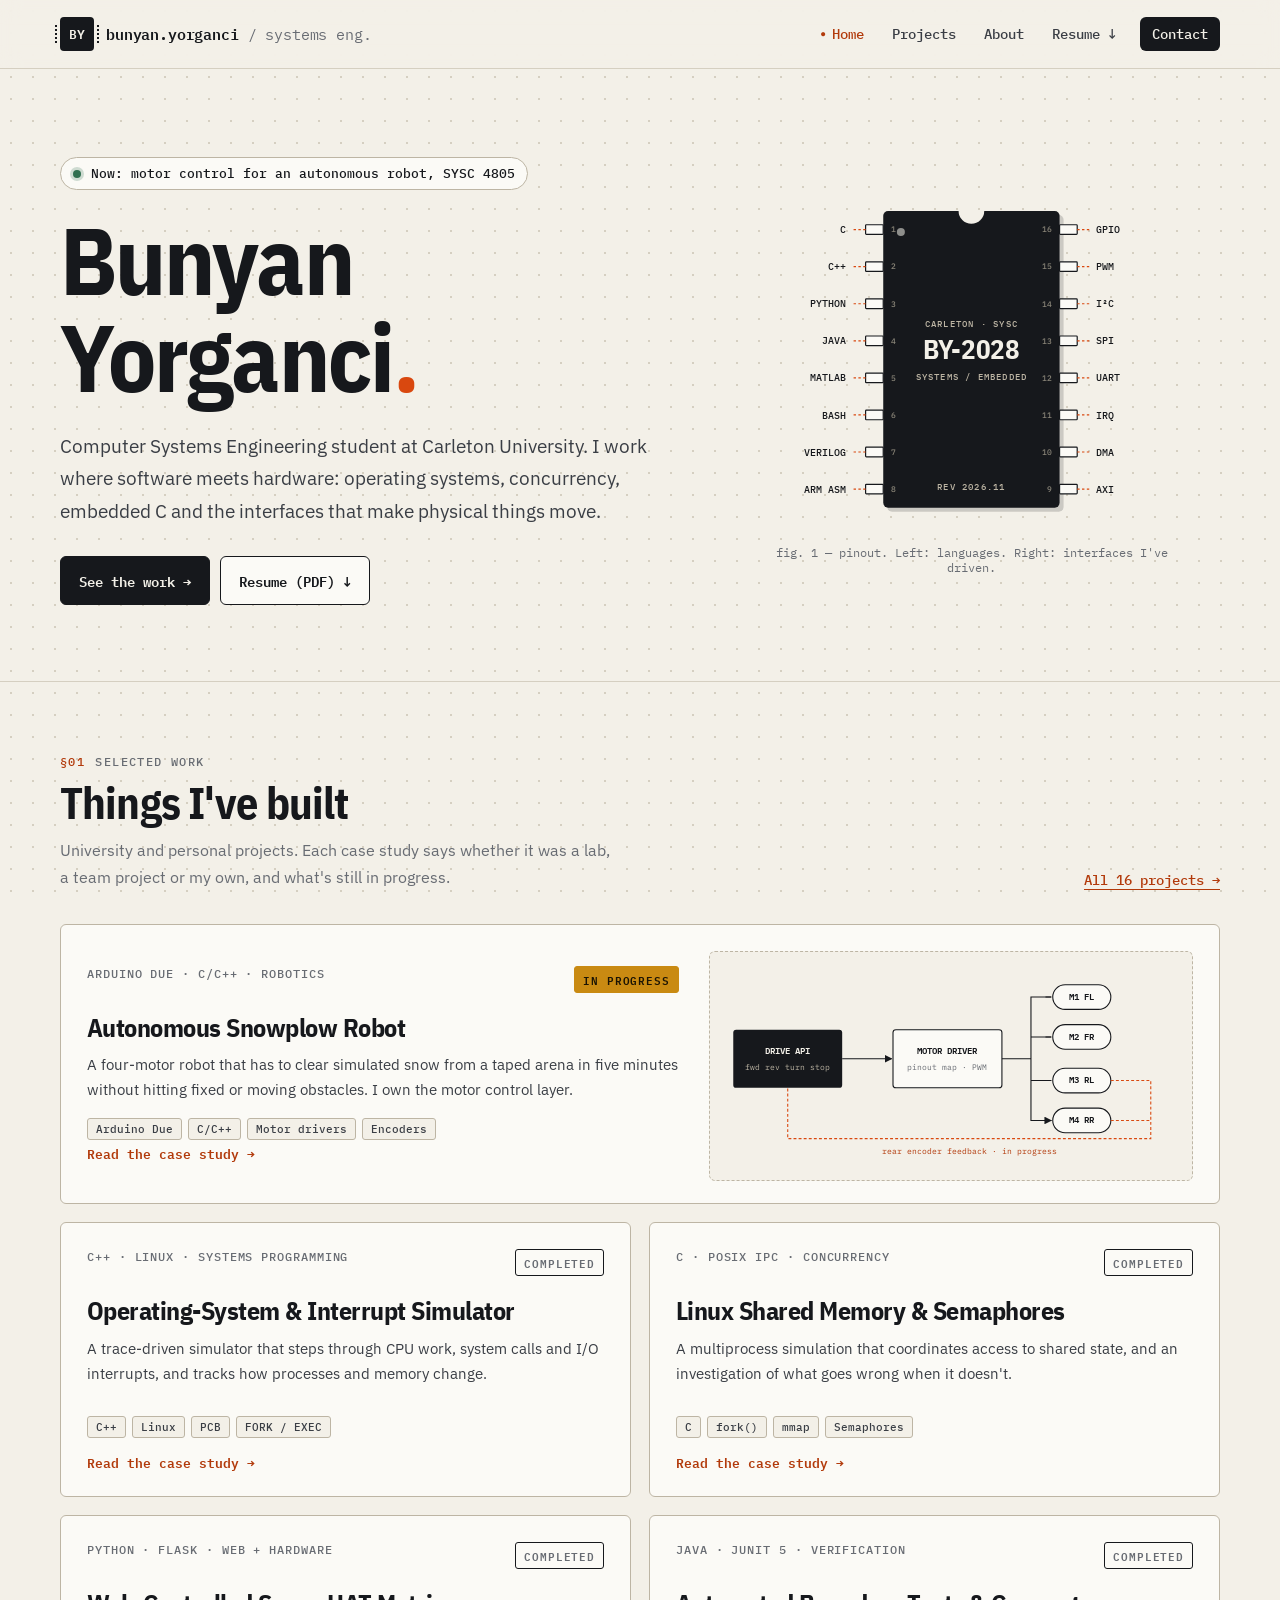
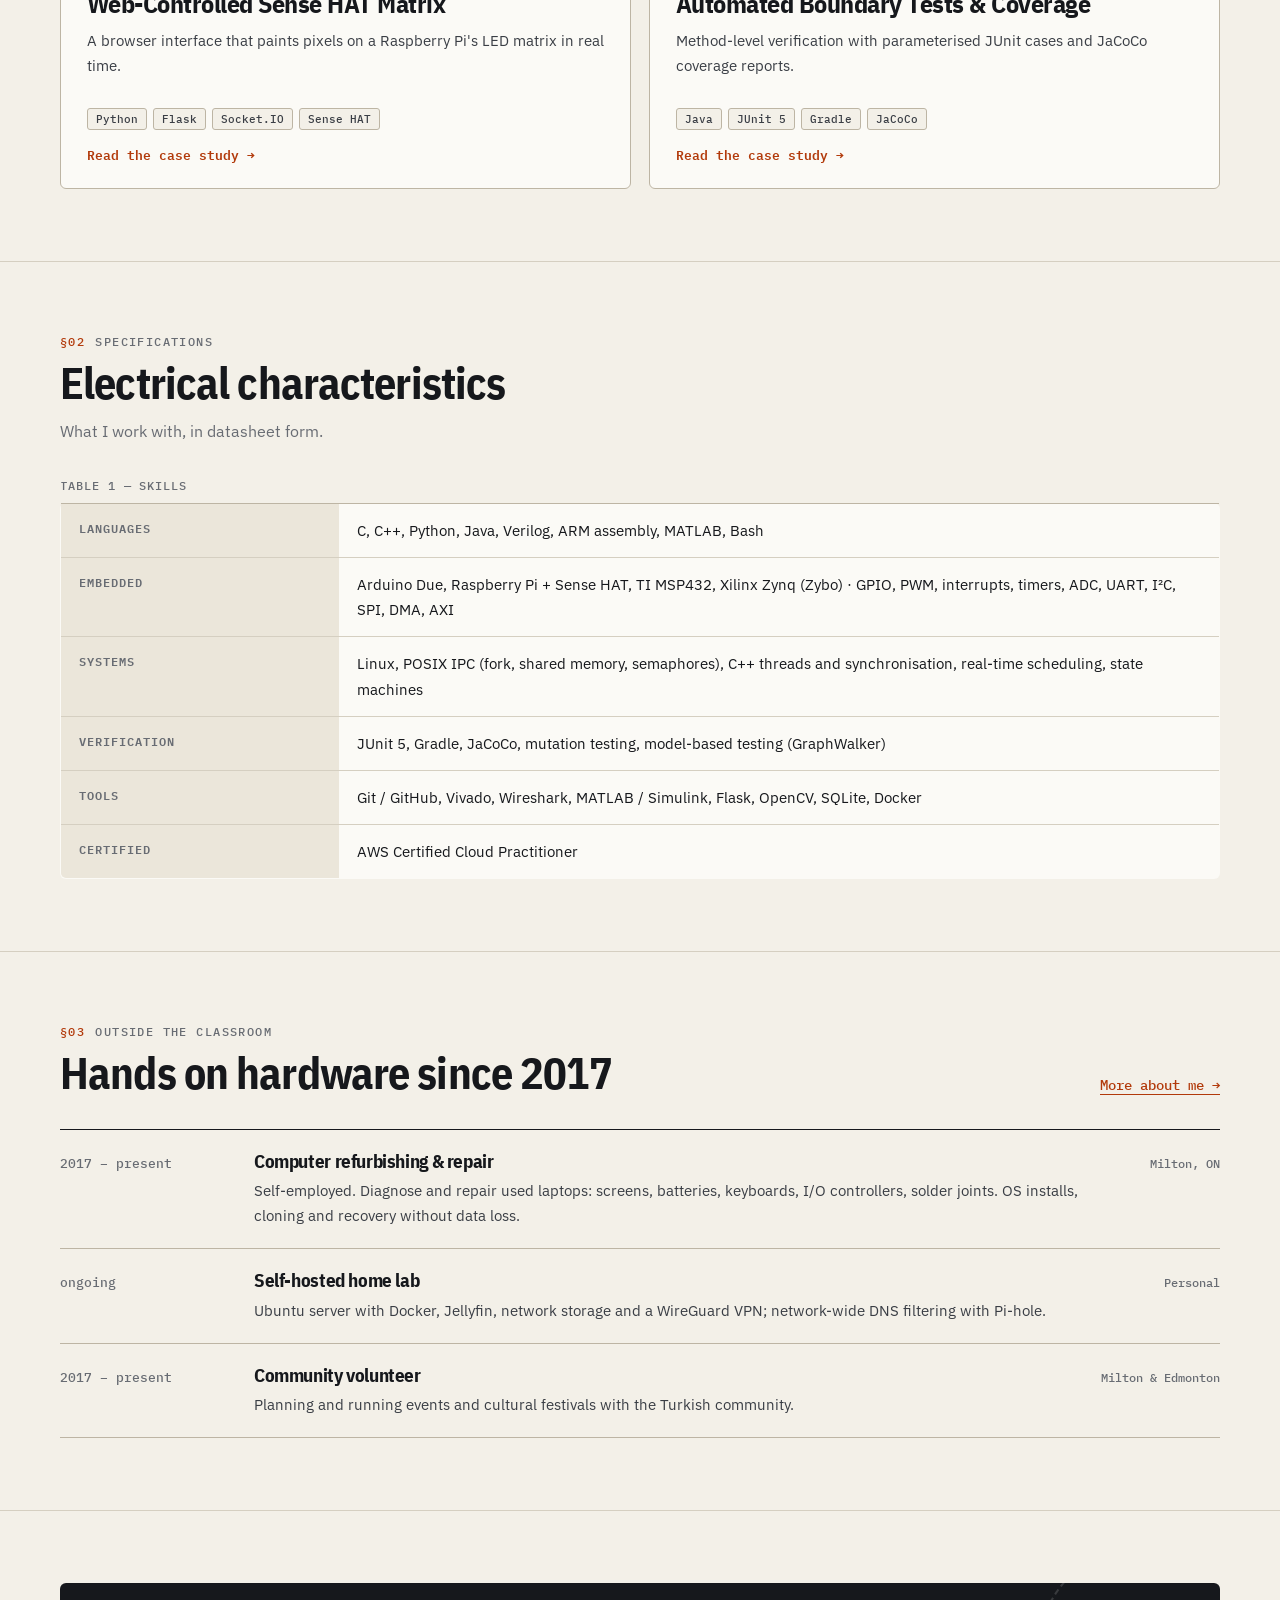
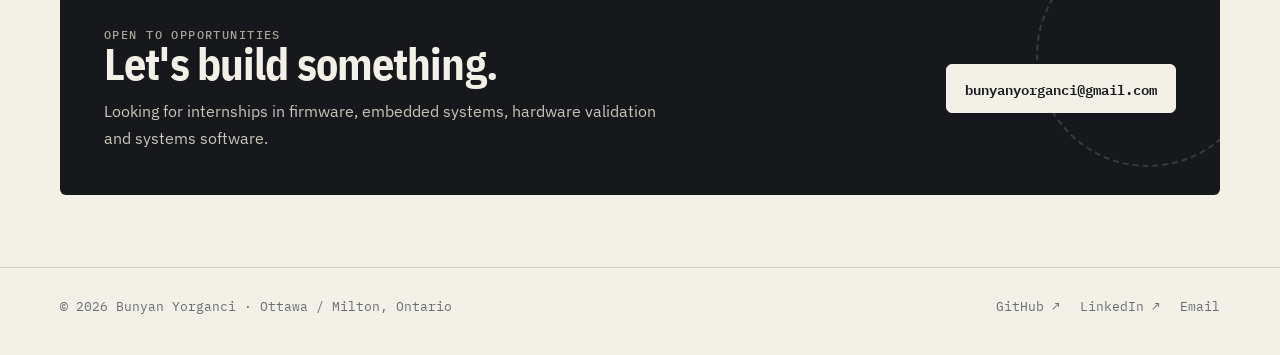
<file: index.html>
<!doctype html>
<html lang="en">
<head>
<meta charset="utf-8">
<meta name="viewport" content="width=device-width, initial-scale=1">
<meta name="theme-color" content="#f3f0e8">
<meta name="description" content="Computer Systems Engineering student at Carleton University: embedded C, operating systems, Linux concurrency, Raspberry Pi and Arduino hardware, and software verification.">
<meta property="og:type" content="website">
<meta property="og:title" content="Bunyan Yorganci | Embedded &amp; Systems Engineering">
<meta property="og:description" content="Computer Systems Engineering student at Carleton University: embedded C, operating systems, Linux concurrency, Raspberry Pi and Arduino hardware, and software verification.">
<title>Bunyan Yorganci | Embedded &amp; Systems Engineering</title>
<link rel="icon" href="data:image/svg+xml,%3Csvg xmlns='http://www.w3.org/2000/svg' viewBox='0 0 64 64'%3E%3Crect width='64' height='64' rx='8' fill='%2316181c'/%3E%3Ctext x='50%25' y='56%25' dominant-baseline='middle' text-anchor='middle' fill='%23f3f0e8' font-size='26' font-family='monospace' font-weight='600'%3EBY%3C/text%3E%3C/svg%3E">
<link rel="stylesheet" href="assets/css/portfolio.css">
</head>
<body>
<a class="skip" href="#main">Skip to content</a>
<header class="site-header"><div class="wrap header-inner">
<a class="wordmark" href="index.html" aria-label="Bunyan Yorganci, home"><span class="chip">BY</span><span>bunyan.yorganci <span class="sub">/ systems eng.</span></span></a>
<nav class="main-nav" aria-label="Main"><a href="index.html" aria-current="page">Home</a><a href="projects.html">Projects</a><a href="about.html">About</a><a href="assets/docs/Bunyan_Yorganci_Resume_Public.pdf" download>Resume ↓</a><a class="nav-cta" href="mailto:bunyanyorganci@gmail.com">Contact</a></nav>
</div></header>
<main id="main">

<section class="hero wrap">
  <div>
    <span class="status"><span class="led" aria-hidden="true"></span>Now: motor control for an autonomous robot, SYSC 4805</span>
    <h1>Bunyan<br>Yorganci<span class="hl">.</span></h1>
    <p class="lead">Computer Systems Engineering student at Carleton University. I work where software meets hardware: operating systems, concurrency, embedded C and the interfaces that make physical things move.</p>
    <div class="actions">
      <a class="btn btn-primary" href="projects.html">See the work →</a>
      <a class="btn btn-ghost" href="assets/docs/Bunyan_Yorganci_Resume_Public.pdf" download>Resume (PDF) ↓</a>
    </div>
  </div>
  <figure class="pinout" aria-label="Skills pinout"><svg viewBox="0 0 520 430" role="img" aria-labelledby="pin-t"><title id="pin-t">Skills drawn as a 16-pin chip: languages on the left pins, hardware interfaces on the right</title><style>.pl{font:500 13px "IBM Plex Mono",monospace;fill:#16181c}.pn{font:500 10px "IBM Plex Mono",monospace;fill:#686c73}.pin{fill:#fbfaf6;stroke:#16181c;stroke-width:1.5}.tr{stroke:#d9480f;stroke-width:1.5;fill:none;stroke-dasharray:3 3}.big{font:700 34px "IBM Plex Sans Condensed",sans-serif;fill:#f3f0e8;letter-spacing:-.5px}.sm{font:500 11px "IBM Plex Mono",monospace;fill:#bdb5a4;letter-spacing:1.5px}</style><rect x="155" y="35" width="220" height="370" rx="6" fill="#16181c" opacity=".18"/><rect x="150" y="30" width="220" height="370" rx="6" fill="#16181c"/><path d="M244.0 30 a16 16 0 0 0 32 0" fill="#f3f0e8"/><circle cx="172" cy="56" r="5" fill="#f3f0e8" opacity=".55"/><text class="sm" x="260.0" y="175.0" text-anchor="middle">CARLETON · SYSC</text><text class="big" x="260.0" y="215.0" text-anchor="middle">BY-2028</text><text class="sm" x="260.0" y="241.0" text-anchor="middle">SYSTEMS / EMBEDDED</text><text class="sm" x="260.0" y="378" text-anchor="middle">REV 2026.11</text><rect class="pin" x="128" y="47.125" width="22" height="12" rx="1"/><path class="tr" d="M128 53.125 H110"/><text class="pl" x="104" y="57.625" text-anchor="end">C</text><text class="pn" x="160" y="56.625" fill="#bdb5a4" style="fill:#8b8679">1</text><rect class="pin" x="128" y="93.375" width="22" height="12" rx="1"/><path class="tr" d="M128 99.375 H110"/><text class="pl" x="104" y="103.875" text-anchor="end">C++</text><text class="pn" x="160" y="102.875" fill="#bdb5a4" style="fill:#8b8679">2</text><rect class="pin" x="128" y="139.625" width="22" height="12" rx="1"/><path class="tr" d="M128 145.625 H110"/><text class="pl" x="104" y="150.125" text-anchor="end">PYTHON</text><text class="pn" x="160" y="149.125" fill="#bdb5a4" style="fill:#8b8679">3</text><rect class="pin" x="128" y="185.875" width="22" height="12" rx="1"/><path class="tr" d="M128 191.875 H110"/><text class="pl" x="104" y="196.375" text-anchor="end">JAVA</text><text class="pn" x="160" y="195.375" fill="#bdb5a4" style="fill:#8b8679">4</text><rect class="pin" x="128" y="232.125" width="22" height="12" rx="1"/><path class="tr" d="M128 238.125 H110"/><text class="pl" x="104" y="242.625" text-anchor="end">MATLAB</text><text class="pn" x="160" y="241.625" fill="#bdb5a4" style="fill:#8b8679">5</text><rect class="pin" x="128" y="278.375" width="22" height="12" rx="1"/><path class="tr" d="M128 284.375 H110"/><text class="pl" x="104" y="288.875" text-anchor="end">BASH</text><text class="pn" x="160" y="287.875" fill="#bdb5a4" style="fill:#8b8679">6</text><rect class="pin" x="128" y="324.625" width="22" height="12" rx="1"/><path class="tr" d="M128 330.625 H110"/><text class="pl" x="104" y="335.125" text-anchor="end">VERILOG</text><text class="pn" x="160" y="334.125" fill="#bdb5a4" style="fill:#8b8679">7</text><rect class="pin" x="128" y="370.875" width="22" height="12" rx="1"/><path class="tr" d="M128 376.875 H110"/><text class="pl" x="104" y="381.375" text-anchor="end">ARM ASM</text><text class="pn" x="160" y="380.375" fill="#bdb5a4" style="fill:#8b8679">8</text><rect class="pin" x="370" y="47.125" width="22" height="12" rx="1"/><path class="tr" d="M392 53.125 H410"/><text class="pl" x="416" y="57.625">GPIO</text><text class="pn" x="360" y="56.625" text-anchor="end" style="fill:#8b8679">16</text><rect class="pin" x="370" y="93.375" width="22" height="12" rx="1"/><path class="tr" d="M392 99.375 H410"/><text class="pl" x="416" y="103.875">PWM</text><text class="pn" x="360" y="102.875" text-anchor="end" style="fill:#8b8679">15</text><rect class="pin" x="370" y="139.625" width="22" height="12" rx="1"/><path class="tr" d="M392 145.625 H410"/><text class="pl" x="416" y="150.125">I²C</text><text class="pn" x="360" y="149.125" text-anchor="end" style="fill:#8b8679">14</text><rect class="pin" x="370" y="185.875" width="22" height="12" rx="1"/><path class="tr" d="M392 191.875 H410"/><text class="pl" x="416" y="196.375">SPI</text><text class="pn" x="360" y="195.375" text-anchor="end" style="fill:#8b8679">13</text><rect class="pin" x="370" y="232.125" width="22" height="12" rx="1"/><path class="tr" d="M392 238.125 H410"/><text class="pl" x="416" y="242.625">UART</text><text class="pn" x="360" y="241.625" text-anchor="end" style="fill:#8b8679">12</text><rect class="pin" x="370" y="278.375" width="22" height="12" rx="1"/><path class="tr" d="M392 284.375 H410"/><text class="pl" x="416" y="288.875">IRQ</text><text class="pn" x="360" y="287.875" text-anchor="end" style="fill:#8b8679">11</text><rect class="pin" x="370" y="324.625" width="22" height="12" rx="1"/><path class="tr" d="M392 330.625 H410"/><text class="pl" x="416" y="335.125">DMA</text><text class="pn" x="360" y="334.125" text-anchor="end" style="fill:#8b8679">10</text><rect class="pin" x="370" y="370.875" width="22" height="12" rx="1"/><path class="tr" d="M392 376.875 H410"/><text class="pl" x="416" y="381.375">AXI</text><text class="pn" x="360" y="380.375" text-anchor="end" style="fill:#8b8679">9</text></svg><figcaption class="caption">fig. 1 — pinout. Left: languages. Right: interfaces I've driven.</figcaption></figure>
</section>

<section class="section"><div class="wrap">
  <div class="section-head">
    <div><div class="eyebrow"><span class="ref">§01</span> selected work</div><h2>Things I've built</h2>
    <p>University and personal projects. Each case study says whether it was a lab, a team project or my own, and what's still in progress.</p></div>
    <a class="text-link" href="projects.html">All 16 projects →</a>
  </div>
  <div class="feature-grid">
    <article class="feature lead-card"><div><div class="meta"><span>Arduino Due · C/C++ · robotics</span><span class="badge wip">In progress</span></div><h3>Autonomous Snowplow Robot</h3><p>A four-motor robot that has to clear simulated snow from a taped arena in five minutes without hitting fixed or moving obstacles. I own the motor control layer.</p><div class="tags"><span class="tag">Arduino Due</span><span class="tag">C/C++</span><span class="tag">Motor drivers</span><span class="tag">Encoders</span></div><span class="go">Read the case study</span><a class="cover" href="projects.html#robot" aria-label="Autonomous Snowplow Robot case study"></a></div><div class="figure-box"><svg viewBox="0 0 620 270" role="img" aria-label="Motor control interface: drive commands go to a motor-driver layer that runs four motors; rear encoders feed back, still in progress"><style>.b{fill:#fbfaf6;stroke:#16181c;stroke-width:1.5}.k{fill:#16181c}.t{font:600 13px "IBM Plex Mono",monospace;fill:#16181c}.s{font:400 11px "IBM Plex Mono",monospace;fill:#686c73}.w{font:600 13px "IBM Plex Mono",monospace;fill:#f3f0e8}.a{stroke:#16181c;stroke-width:1.5;fill:none}.o{stroke:#d9480f;stroke-width:1.5;fill:none;stroke-dasharray:4 3}.os{font:400 11px "IBM Plex Mono",monospace;fill:#b23a0b}</style><defs><marker id="ah" viewBox="0 0 10 10" refX="9" refY="5" markerWidth="7" markerHeight="7" orient="auto"><path d="M0 0L10 5L0 10z" fill="#16181c"/></marker></defs><rect class="k" x="10" y="85" width="150" height="80" rx="4"/><text class="w" x="85" y="118" text-anchor="middle">DRIVE API</text><text class="s" x="85" y="140" text-anchor="middle" style="fill:#bdb5a4">fwd rev turn stop</text><path class="a" d="M160 125H228" marker-end="url(#ah)"/><rect class="b" x="230" y="85" width="150" height="80" rx="4"/><text class="t" x="305" y="118" text-anchor="middle">MOTOR DRIVER</text><text class="s" x="305" y="140" text-anchor="middle">pinout map · PWM</text><path class="a" d="M380 125H420V40H448M420 125V95H448M420 125V155H448M420 125V210H448" /><path class="a" d="M440 40H448M440 95H448M440 155H448M440 210H448" marker-end="url(#ah)"/><rect class="b" x="450" y="23" width="80" height="34" rx="17"/><text class="t" x="490" y="44" text-anchor="middle">M1 FL</text><rect class="b" x="450" y="78" width="80" height="34" rx="17"/><text class="t" x="490" y="99" text-anchor="middle">M2 FR</text><rect class="b" x="450" y="138" width="80" height="34" rx="17"/><text class="t" x="490" y="159" text-anchor="middle">M3 RL</text><rect class="b" x="450" y="193" width="80" height="34" rx="17"/><text class="t" x="490" y="214" text-anchor="middle">M4 RR</text><path class="o" d="M530 155H585V235H85V165"/><path class="o" d="M530 210H585"/><text class="os" x="335" y="256" text-anchor="middle">rear encoder feedback · in progress</text></svg></div></article>
    <article class="feature"><div class="meta"><span>C++ · Linux · systems programming</span><span class="badge done">Completed</span></div><h3>Operating-System &amp; Interrupt Simulator</h3><p>A trace-driven simulator that steps through CPU work, system calls and I/O interrupts, and tracks how processes and memory change.</p><div class="tags"><span class="tag">C++</span><span class="tag">Linux</span><span class="tag">PCB</span><span class="tag">FORK / EXEC</span></div><span class="go">Read the case study</span><a class="cover" href="projects.html#os" aria-label="Operating-System &amp; Interrupt Simulator case study"></a></article>
    <article class="feature"><div class="meta"><span>C · POSIX IPC · concurrency</span><span class="badge done">Completed</span></div><h3>Linux Shared Memory &amp; Semaphores</h3><p>A multiprocess simulation that coordinates access to shared state, and an investigation of what goes wrong when it doesn&#x27;t.</p><div class="tags"><span class="tag">C</span><span class="tag">fork()</span><span class="tag">mmap</span><span class="tag">Semaphores</span></div><span class="go">Read the case study</span><a class="cover" href="projects.html#ipc" aria-label="Linux Shared Memory &amp; Semaphores case study"></a></article>
    <article class="feature"><div class="meta"><span>Python · Flask · web + hardware</span><span class="badge done">Completed</span></div><h3>Web-Controlled Sense HAT Matrix</h3><p>A browser interface that paints pixels on a Raspberry Pi&#x27;s LED matrix in real time.</p><div class="tags"><span class="tag">Python</span><span class="tag">Flask</span><span class="tag">Socket.IO</span><span class="tag">Sense HAT</span></div><span class="go">Read the case study</span><a class="cover" href="projects.html#sensehat" aria-label="Web-Controlled Sense HAT Matrix case study"></a></article>
    <article class="feature"><div class="meta"><span>Java · JUnit 5 · verification</span><span class="badge done">Completed</span></div><h3>Automated Boundary Tests &amp; Coverage</h3><p>Method-level verification with parameterised JUnit cases and JaCoCo coverage reports.</p><div class="tags"><span class="tag">Java</span><span class="tag">JUnit 5</span><span class="tag">Gradle</span><span class="tag">JaCoCo</span></div><span class="go">Read the case study</span><a class="cover" href="projects.html#testing" aria-label="Automated Boundary Tests &amp; Coverage case study"></a></article>
  </div>
</div></section>

<section class="section"><div class="wrap">
  <div class="section-head"><div><div class="eyebrow"><span class="ref">§02</span> specifications</div><h2>Electrical characteristics</h2>
  <p>What I work with, in datasheet form.</p></div></div>
  <table class="spec">
    <caption>Table 1 — skills</caption>
    <tr><th scope="row">Languages</th><td>C, C++, Python, Java, Verilog, ARM assembly, MATLAB, Bash</td></tr>
    <tr><th scope="row">Embedded</th><td>Arduino Due, Raspberry Pi + Sense HAT, TI MSP432, Xilinx Zynq (Zybo) · GPIO, PWM, interrupts, timers, ADC, UART, I²C, SPI, DMA, AXI</td></tr>
    <tr><th scope="row">Systems</th><td>Linux, POSIX IPC (fork, shared memory, semaphores), C++ threads and synchronisation, real-time scheduling, state machines</td></tr>
    <tr><th scope="row">Verification</th><td>JUnit 5, Gradle, JaCoCo, mutation testing, model-based testing (GraphWalker)</td></tr>
    <tr><th scope="row">Tools</th><td>Git / GitHub, Vivado, Wireshark, MATLAB / Simulink, Flask, OpenCV, SQLite, Docker</td></tr>
    <tr><th scope="row">Certified</th><td>AWS Certified Cloud Practitioner</td></tr>
  </table>
</div></section>

<section class="section"><div class="wrap">
  <div class="section-head"><div><div class="eyebrow"><span class="ref">§03</span> outside the classroom</div><h2>Hands on hardware since 2017</h2></div>
  <a class="text-link" href="about.html">More about me →</a></div>
  <div class="rows">
    <div class="row"><span class="when">2017 – present</span><div><h3>Computer refurbishing &amp; repair</h3><p>Self-employed. Diagnose and repair used laptops: screens, batteries, keyboards, I/O controllers, solder joints. OS installs, cloning and recovery without data loss.</p></div><span class="where">Milton, ON</span></div>
    <div class="row"><span class="when">ongoing</span><div><h3>Self-hosted home lab</h3><p>Ubuntu server with Docker, Jellyfin, network storage and a WireGuard VPN; network-wide DNS filtering with Pi-hole.</p></div><span class="where">Personal</span></div>
    <div class="row"><span class="when">2017 – present</span><div><h3>Community volunteer</h3><p>Planning and running events and cultural festivals with the Turkish community.</p></div><span class="where">Milton &amp; Edmonton</span></div>
  </div>
</div></section>


<section class="section"><div class="wrap"><div class="callout">
  <div><div class="eyebrow">open to opportunities</div><h2>Let's build something.</h2><p>Looking for internships in firmware, embedded systems, hardware validation and systems software.</p></div>
  <a class="btn" href="mailto:bunyanyorganci@gmail.com">bunyanyorganci@gmail.com</a>
</div></div></section>

</main>
<footer class="footer"><div class="wrap footer-inner">
<span>© 2026 Bunyan Yorganci · Ottawa / Milton, Ontario</span>
<div class="footer-links"><a href="https://github.com/Yorganci" target="_blank" rel="noopener noreferrer">GitHub ↗</a><a href="https://www.linkedin.com/in/bunyan-yorganci-326a1a2a9/" target="_blank" rel="noopener noreferrer">LinkedIn ↗</a><a href="mailto:bunyanyorganci@gmail.com">Email</a></div>
</div></footer>

</body>
</html>
</file>
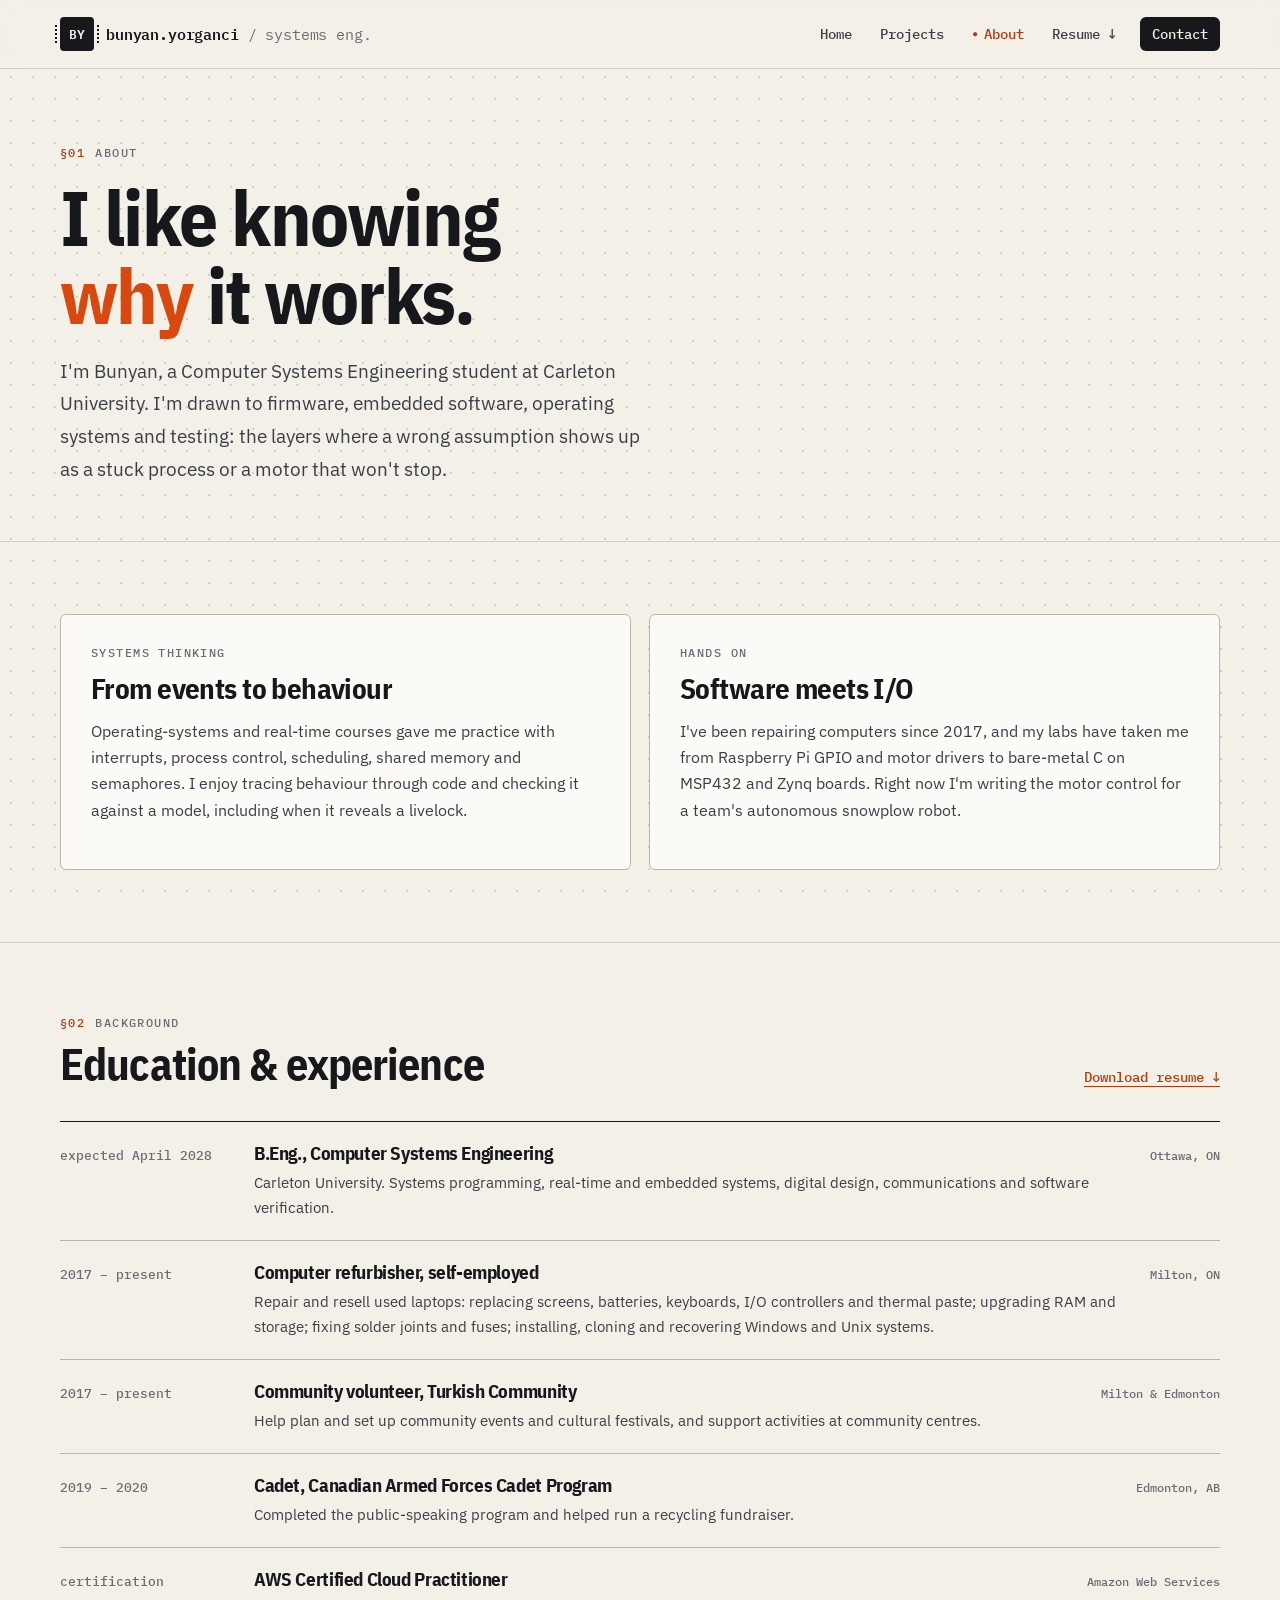
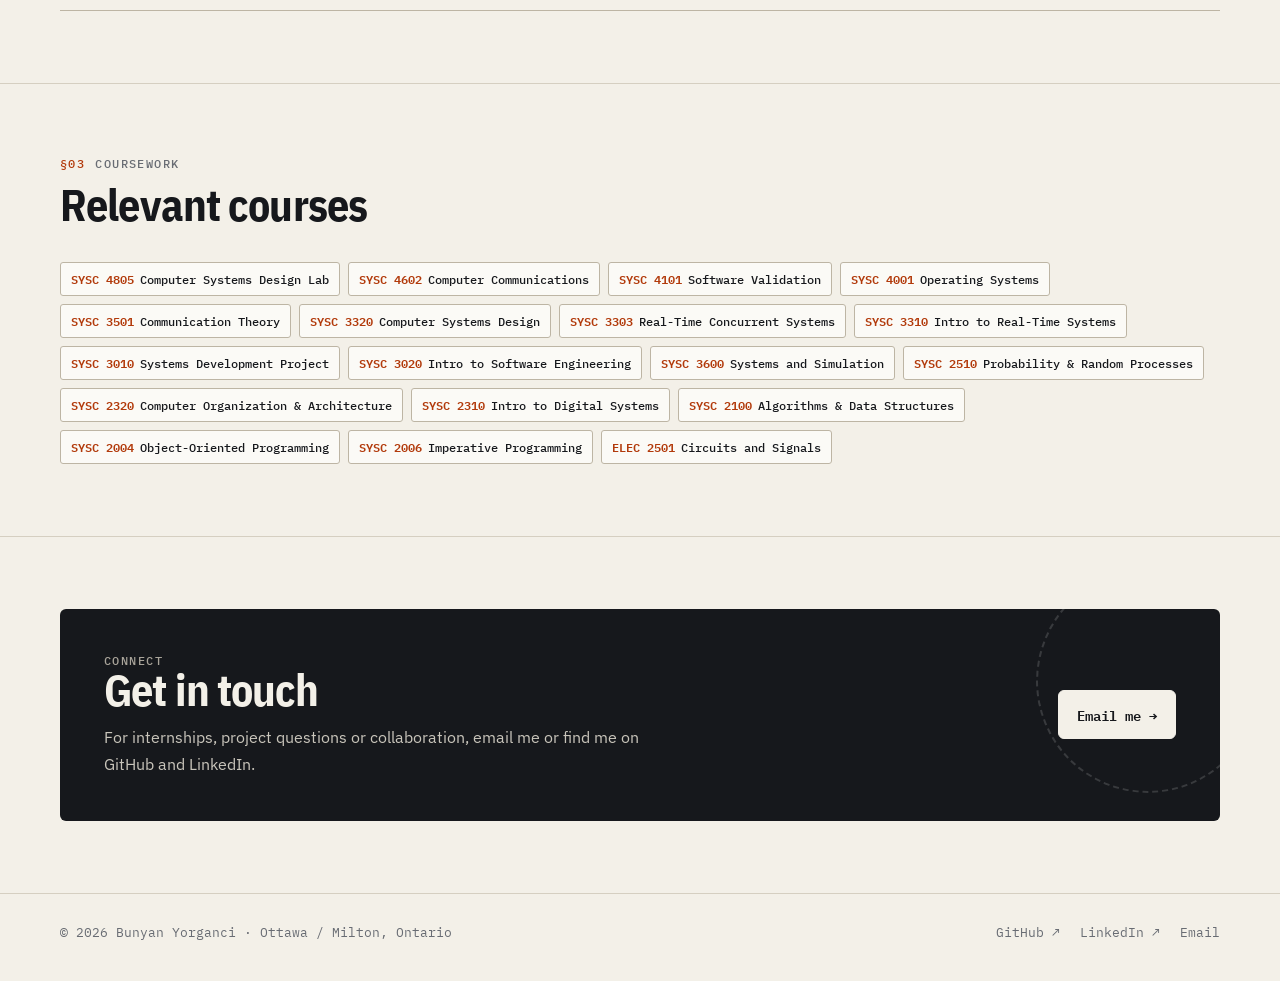
<file: about.html>
<!doctype html>
<html lang="en">
<head>
<meta charset="utf-8">
<meta name="viewport" content="width=device-width, initial-scale=1">
<meta name="theme-color" content="#f3f0e8">
<meta name="description" content="About Bunyan Yorganci, a Computer Systems Engineering student at Carleton University interested in firmware, embedded systems, operating systems and verification.">
<meta property="og:type" content="website">
<meta property="og:title" content="About | Bunyan Yorganci">
<meta property="og:description" content="About Bunyan Yorganci, a Computer Systems Engineering student at Carleton University interested in firmware, embedded systems, operating systems and verification.">
<title>About | Bunyan Yorganci</title>
<link rel="icon" href="data:image/svg+xml,%3Csvg xmlns='http://www.w3.org/2000/svg' viewBox='0 0 64 64'%3E%3Crect width='64' height='64' rx='8' fill='%2316181c'/%3E%3Ctext x='50%25' y='56%25' dominant-baseline='middle' text-anchor='middle' fill='%23f3f0e8' font-size='26' font-family='monospace' font-weight='600'%3EBY%3C/text%3E%3C/svg%3E">
<link rel="stylesheet" href="assets/css/portfolio.css">
</head>
<body>
<a class="skip" href="#main">Skip to content</a>
<header class="site-header"><div class="wrap header-inner">
<a class="wordmark" href="index.html" aria-label="Bunyan Yorganci, home"><span class="chip">BY</span><span>bunyan.yorganci <span class="sub">/ systems eng.</span></span></a>
<nav class="main-nav" aria-label="Main"><a href="index.html">Home</a><a href="projects.html">Projects</a><a href="about.html" aria-current="page">About</a><a href="assets/docs/Bunyan_Yorganci_Resume_Public.pdf" download>Resume ↓</a><a class="nav-cta" href="mailto:bunyanyorganci@gmail.com">Contact</a></nav>
</div></header>
<main id="main">

<section class="page-intro wrap">
  <div class="eyebrow"><span class="ref">§01</span> about</div>
  <h1>I like knowing<br><span class="hl">why</span> it works.</h1>
  <p class="lead">I'm Bunyan, a Computer Systems Engineering student at Carleton University. I'm drawn to firmware, embedded software, operating systems and testing: the layers where a wrong assumption shows up as a stuck process or a motor that won't stop.</p>
</section>

<section class="section"><div class="wrap two-col">
  <div class="panel"><div class="eyebrow">systems thinking</div><h2>From events to behaviour</h2>
    <p>Operating-systems and real-time courses gave me practice with interrupts, process control, scheduling, shared memory and semaphores. I enjoy tracing behaviour through code and checking it against a model, including when it reveals a livelock.</p></div>
  <div class="panel"><div class="eyebrow">hands on</div><h2>Software meets I/O</h2>
    <p>I've been repairing computers since 2017, and my labs have taken me from Raspberry Pi GPIO and motor drivers to bare-metal C on MSP432 and Zynq boards. Right now I'm writing the motor control for a team's autonomous snowplow robot.</p></div>
</div></section>

<section class="section"><div class="wrap">
  <div class="section-head"><div><div class="eyebrow"><span class="ref">§02</span> background</div><h2>Education &amp; experience</h2></div>
  <a class="text-link" href="assets/docs/Bunyan_Yorganci_Resume_Public.pdf" download>Download resume ↓</a></div>
  <div class="rows">
    <div class="row"><span class="when">expected April 2028</span><div><h3>B.Eng., Computer Systems Engineering</h3><p>Carleton University. Systems programming, real-time and embedded systems, digital design, communications and software verification.</p></div><span class="where">Ottawa, ON</span></div>
    <div class="row"><span class="when">2017 – present</span><div><h3>Computer refurbisher, self-employed</h3><p>Repair and resell used laptops: replacing screens, batteries, keyboards, I/O controllers and thermal paste; upgrading RAM and storage; fixing solder joints and fuses; installing, cloning and recovering Windows and Unix systems.</p></div><span class="where">Milton, ON</span></div>
    <div class="row"><span class="when">2017 – present</span><div><h3>Community volunteer, Turkish Community</h3><p>Help plan and set up community events and cultural festivals, and support activities at community centres.</p></div><span class="where">Milton &amp; Edmonton</span></div>
    <div class="row"><span class="when">2019 – 2020</span><div><h3>Cadet, Canadian Armed Forces Cadet Program</h3><p>Completed the public-speaking program and helped run a recycling fundraiser.</p></div><span class="where">Edmonton, AB</span></div>
    <div class="row"><span class="when">certification</span><div><h3>AWS Certified Cloud Practitioner</h3></div><span class="where">Amazon Web Services</span></div>
  </div>
</div></section>

<section class="section"><div class="wrap">
  <div class="section-head"><div><div class="eyebrow"><span class="ref">§03</span> coursework</div><h2>Relevant courses</h2></div></div>
  <div class="course-cloud"><span class="course"><b>SYSC 4805</b>Computer Systems Design Lab</span><span class="course"><b>SYSC 4602</b>Computer Communications</span><span class="course"><b>SYSC 4101</b>Software Validation</span><span class="course"><b>SYSC 4001</b>Operating Systems</span><span class="course"><b>SYSC 3501</b>Communication Theory</span><span class="course"><b>SYSC 3320</b>Computer Systems Design</span><span class="course"><b>SYSC 3303</b>Real-Time Concurrent Systems</span><span class="course"><b>SYSC 3310</b>Intro to Real-Time Systems</span><span class="course"><b>SYSC 3010</b>Systems Development Project</span><span class="course"><b>SYSC 3020</b>Intro to Software Engineering</span><span class="course"><b>SYSC 3600</b>Systems and Simulation</span><span class="course"><b>SYSC 2510</b>Probability &amp; Random Processes</span><span class="course"><b>SYSC 2320</b>Computer Organization &amp; Architecture</span><span class="course"><b>SYSC 2310</b>Intro to Digital Systems</span><span class="course"><b>SYSC 2100</b>Algorithms &amp; Data Structures</span><span class="course"><b>SYSC 2004</b>Object-Oriented Programming</span><span class="course"><b>SYSC 2006</b>Imperative Programming</span><span class="course"><b>ELEC 2501</b>Circuits and Signals</span></div>
</div></section>

<section class="section"><div class="wrap"><div class="callout">
  <div><div class="eyebrow">connect</div><h2>Get in touch</h2><p>For internships, project questions or collaboration, email me or find me on GitHub and LinkedIn.</p></div>
  <a class="btn" href="mailto:bunyanyorganci@gmail.com">Email me →</a>
</div></div></section>

</main>
<footer class="footer"><div class="wrap footer-inner">
<span>© 2026 Bunyan Yorganci · Ottawa / Milton, Ontario</span>
<div class="footer-links"><a href="https://github.com/Yorganci" target="_blank" rel="noopener noreferrer">GitHub ↗</a><a href="https://www.linkedin.com/in/bunyan-yorganci-326a1a2a9/" target="_blank" rel="noopener noreferrer">LinkedIn ↗</a><a href="mailto:bunyanyorganci@gmail.com">Email</a></div>
</div></footer>

</body>
</html>
</file>
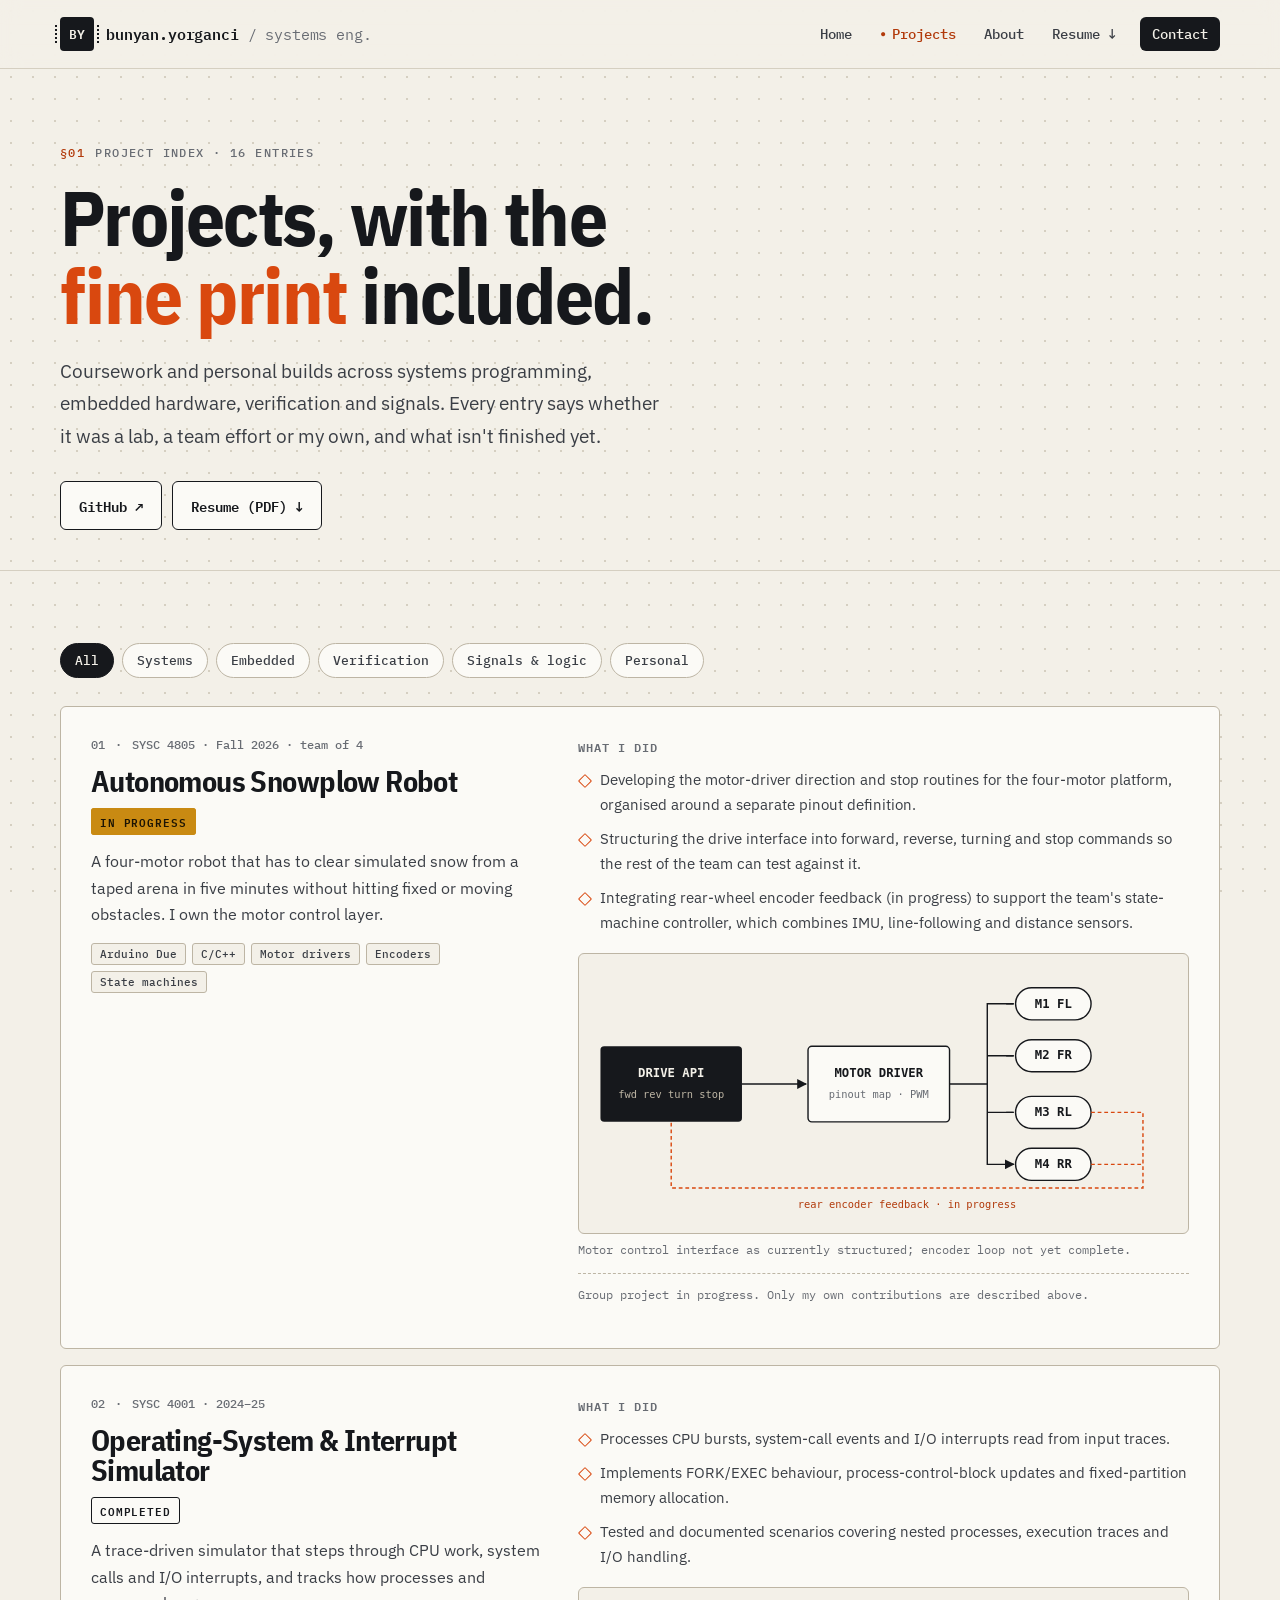
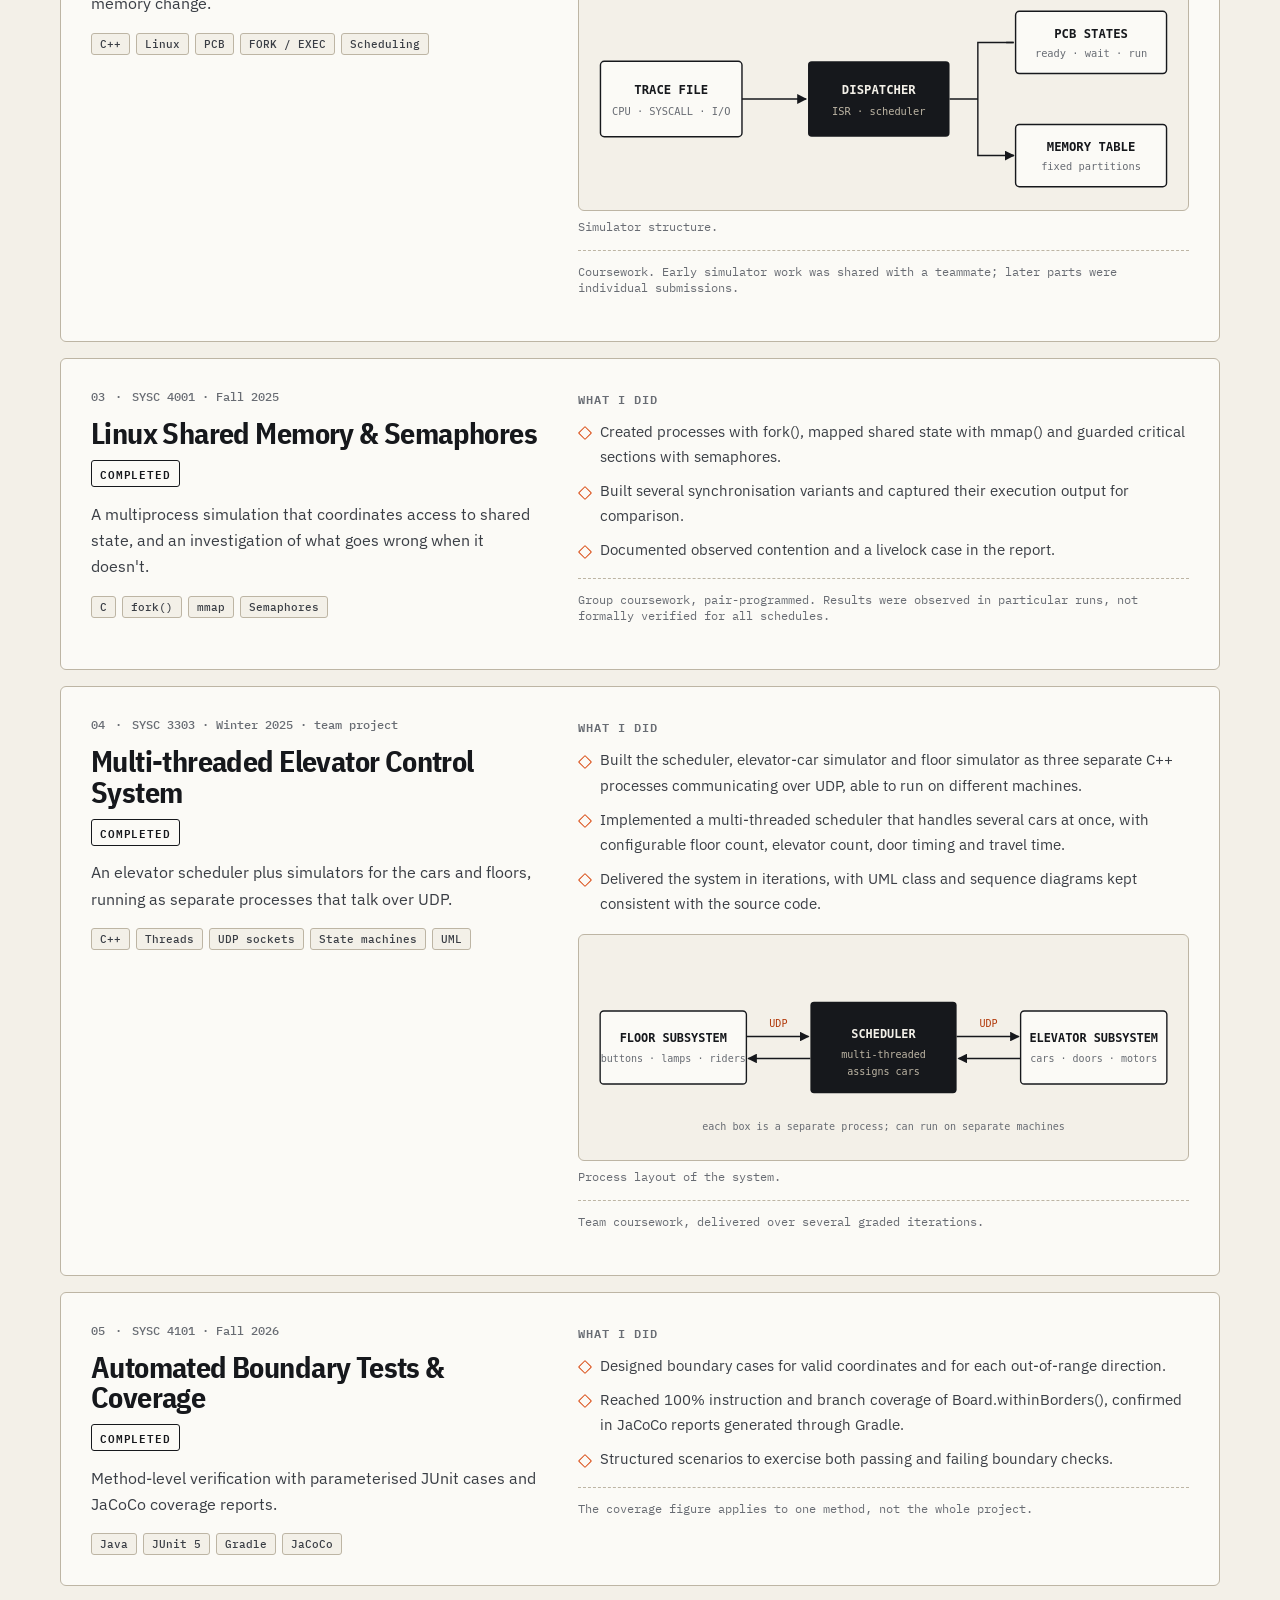
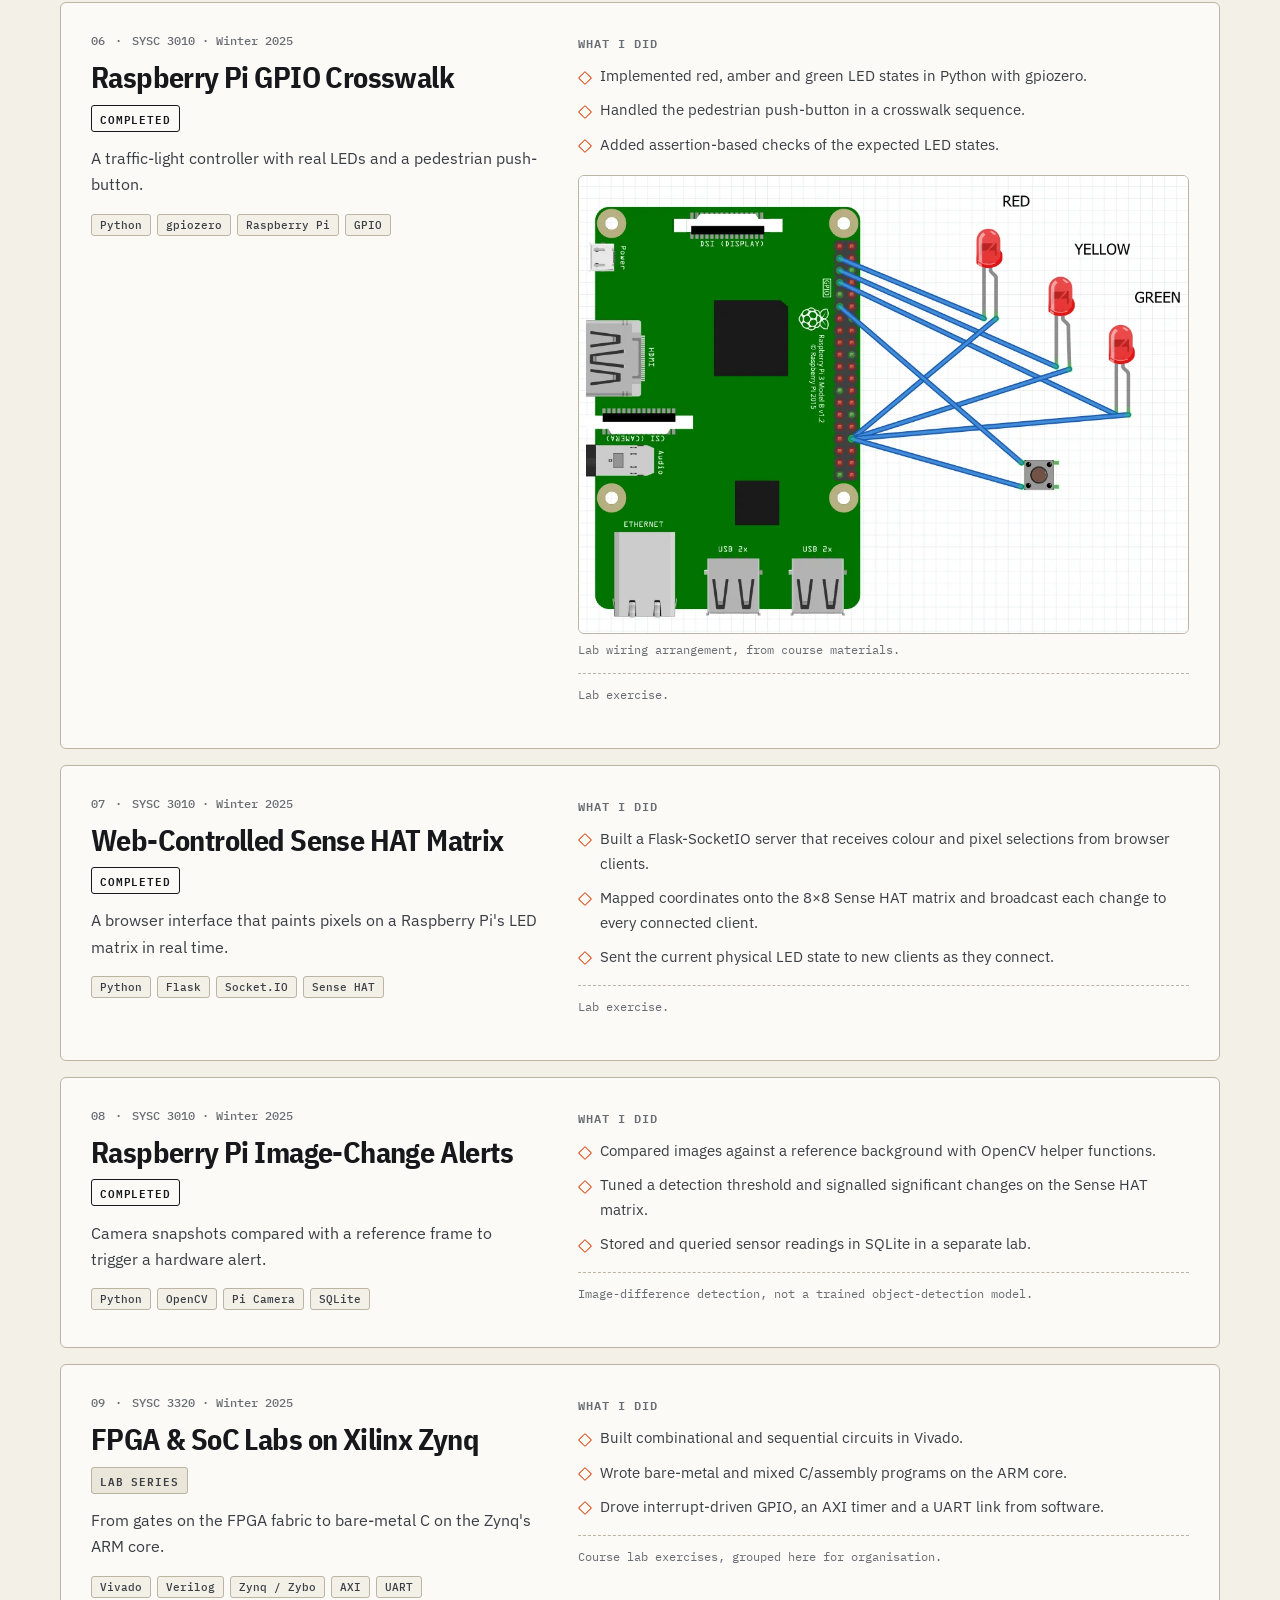
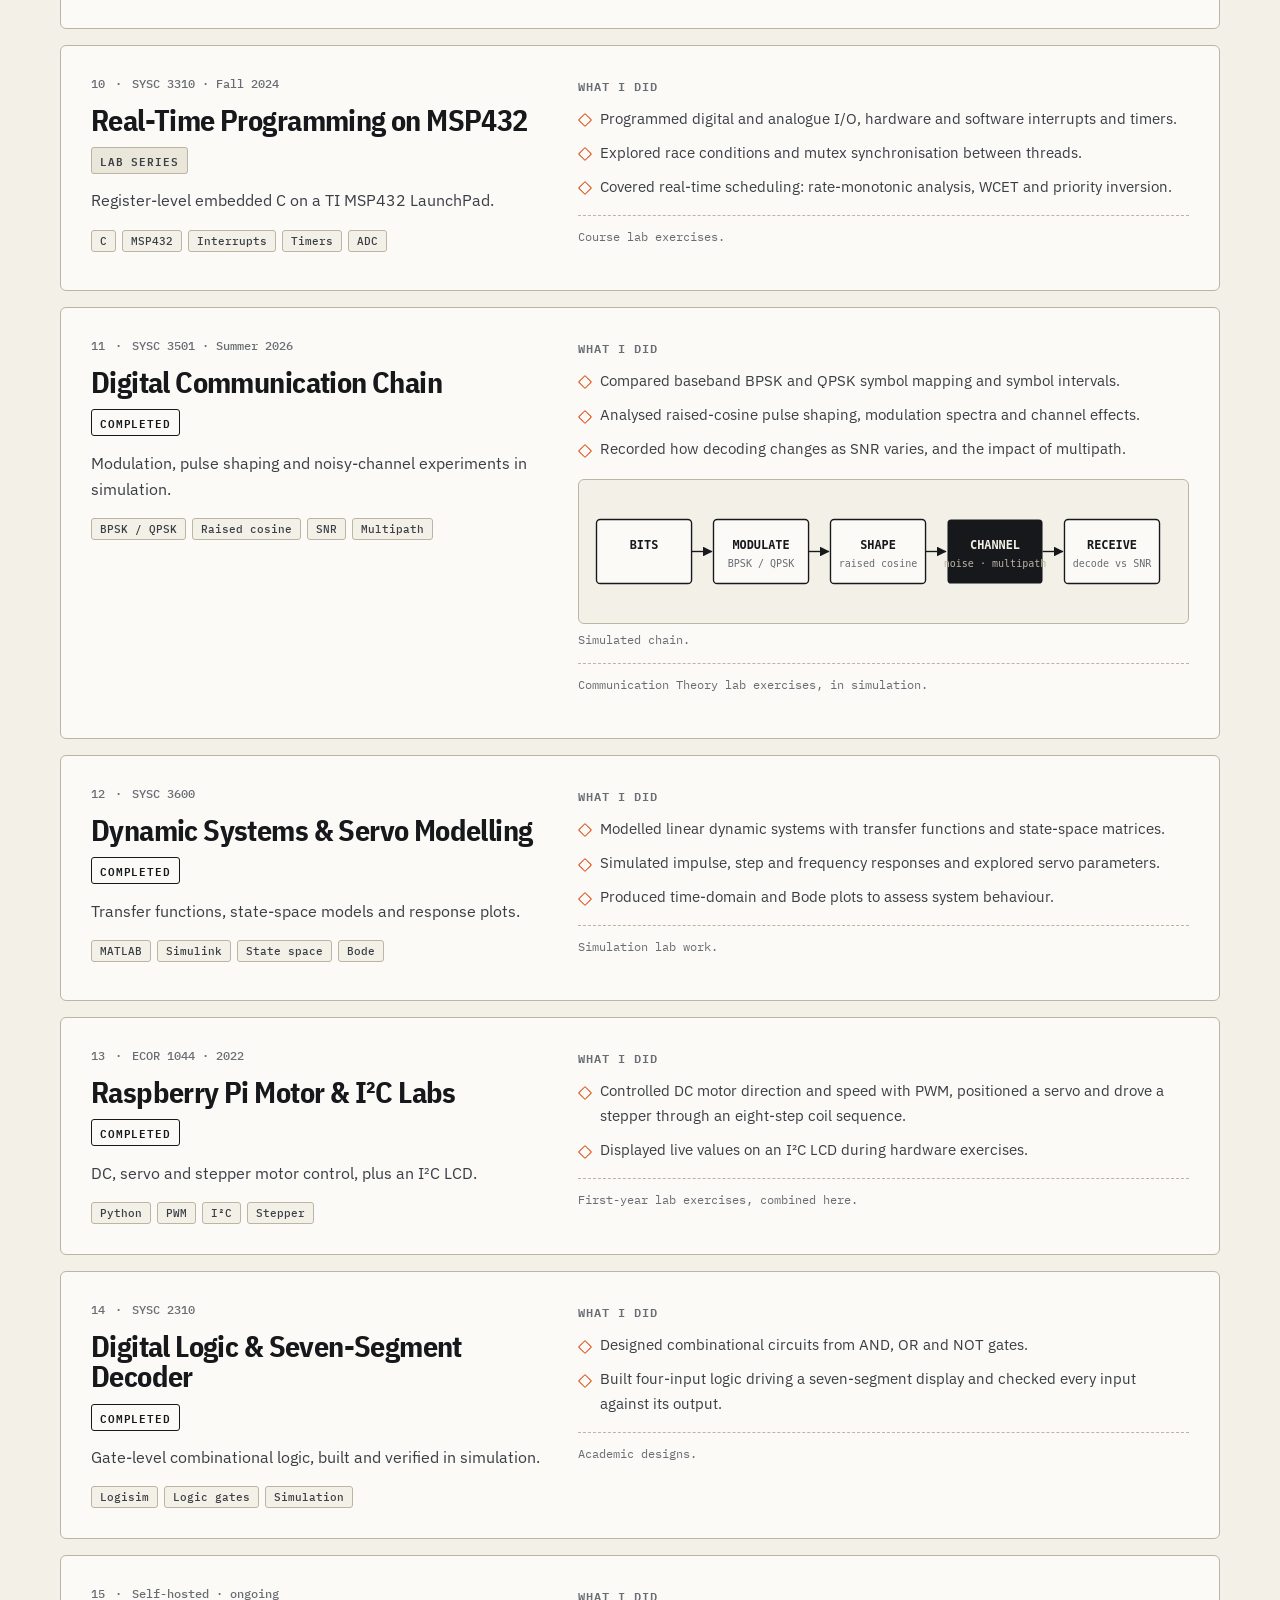
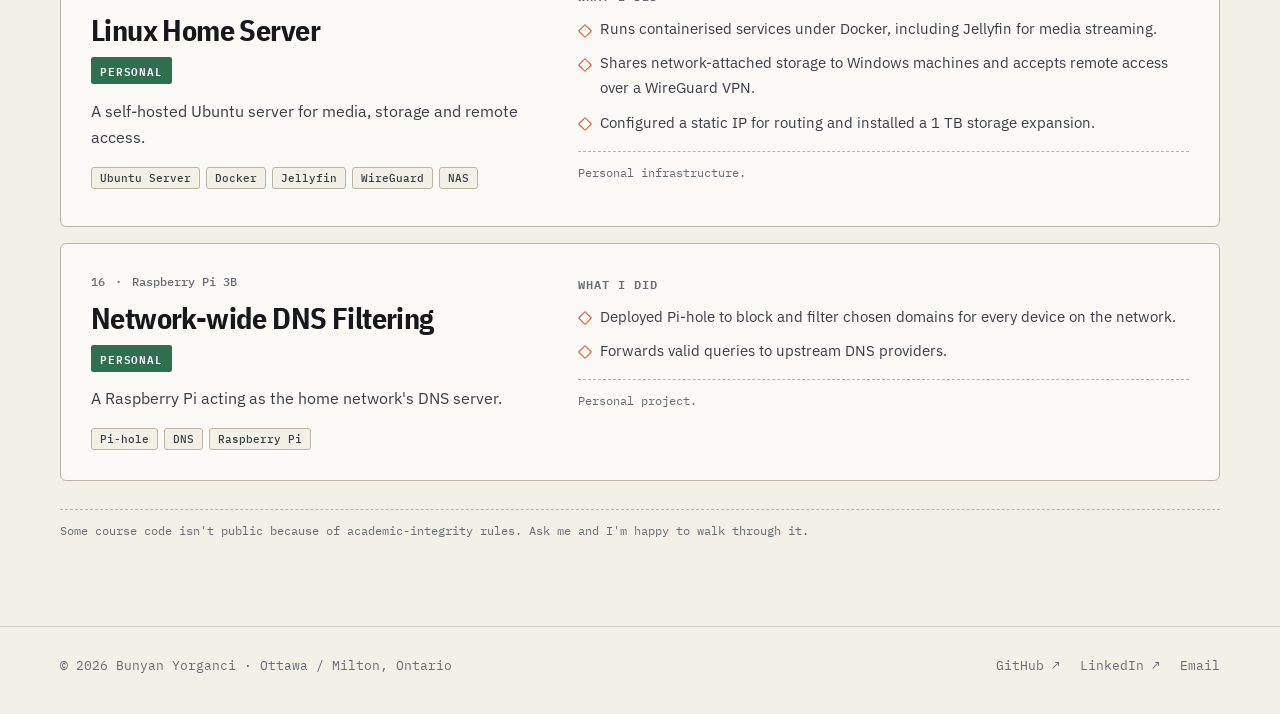
<file: projects.html>
<!doctype html>
<html lang="en">
<head>
<meta charset="utf-8">
<meta name="viewport" content="width=device-width, initial-scale=1">
<meta name="theme-color" content="#f3f0e8">
<meta name="description" content="Case studies in C, C++, Linux IPC, Arduino and Raspberry Pi hardware, FPGA/SoC labs, software testing, communications and simulation.">
<meta property="og:type" content="website">
<meta property="og:title" content="Projects | Bunyan Yorganci">
<meta property="og:description" content="Case studies in C, C++, Linux IPC, Arduino and Raspberry Pi hardware, FPGA/SoC labs, software testing, communications and simulation.">
<title>Projects | Bunyan Yorganci</title>
<link rel="icon" href="data:image/svg+xml,%3Csvg xmlns='http://www.w3.org/2000/svg' viewBox='0 0 64 64'%3E%3Crect width='64' height='64' rx='8' fill='%2316181c'/%3E%3Ctext x='50%25' y='56%25' dominant-baseline='middle' text-anchor='middle' fill='%23f3f0e8' font-size='26' font-family='monospace' font-weight='600'%3EBY%3C/text%3E%3C/svg%3E">
<link rel="stylesheet" href="assets/css/portfolio.css">
</head>
<body>
<a class="skip" href="#main">Skip to content</a>
<header class="site-header"><div class="wrap header-inner">
<a class="wordmark" href="index.html" aria-label="Bunyan Yorganci, home"><span class="chip">BY</span><span>bunyan.yorganci <span class="sub">/ systems eng.</span></span></a>
<nav class="main-nav" aria-label="Main"><a href="index.html">Home</a><a href="projects.html" aria-current="page">Projects</a><a href="about.html">About</a><a href="assets/docs/Bunyan_Yorganci_Resume_Public.pdf" download>Resume ↓</a><a class="nav-cta" href="mailto:bunyanyorganci@gmail.com">Contact</a></nav>
</div></header>
<main id="main">

<section class="page-intro wrap">
  <div class="eyebrow"><span class="ref">§01</span> project index · 16 entries</div>
  <h1>Projects, with the<br><span class="hl">fine print</span> included.</h1>
  <p class="lead">Coursework and personal builds across systems programming, embedded hardware, verification and signals. Every entry says whether it was a lab, a team effort or my own, and what isn't finished yet.</p>
  <div class="actions"><a class="btn btn-ghost" href="https://github.com/Yorganci" target="_blank" rel="noopener noreferrer">GitHub ↗</a><a class="btn btn-ghost" href="assets/docs/Bunyan_Yorganci_Resume_Public.pdf" download>Resume (PDF) ↓</a></div>
</section>
<section class="section"><div class="wrap">
  <div class="filters" role="group" aria-label="Filter projects"><button type="button" data-f="all" aria-pressed="true">All</button><button type="button" data-f="systems" aria-pressed="false">Systems</button><button type="button" data-f="embedded" aria-pressed="false">Embedded</button><button type="button" data-f="verification" aria-pressed="false">Verification</button><button type="button" data-f="signals" aria-pressed="false">Signals & logic</button><button type="button" data-f="personal" aria-pressed="false">Personal</button></div>
  <div class="case-list"><article class="case" id="robot" data-cat="embedded"><div><div class="id"><span>01</span><span>·</span><span>SYSC 4805 · Fall 2026 · team of 4</span></div><h2>Autonomous Snowplow Robot</h2><div style="margin-bottom:14px"><span class="badge wip">In progress</span></div><p class="summary">A four-motor robot that has to clear simulated snow from a taped arena in five minutes without hitting fixed or moving obstacles. I own the motor control layer.</p><div class="tags"><span class="tag">Arduino Due</span><span class="tag">C/C++</span><span class="tag">Motor drivers</span><span class="tag">Encoders</span><span class="tag">State machines</span></div></div><div><h3>What I did</h3><ul><li>Developing the motor-driver direction and stop routines for the four-motor platform, organised around a separate pinout definition.</li><li>Structuring the drive interface into forward, reverse, turning and stop commands so the rest of the team can test against it.</li><li>Integrating rear-wheel encoder feedback (in progress) to support the team&#x27;s state-machine controller, which combines IMU, line-following and distance sensors.</li></ul><figure><img src="assets/images/snowplow-motor.svg" alt="" loading="lazy" style="background:#f3f0e8;padding:12px"><figcaption>Motor control interface as currently structured; encoder loop not yet complete.</figcaption></figure><p class="note">Group project in progress. Only my own contributions are described above.</p></div></article><article class="case" id="os" data-cat="systems"><div><div class="id"><span>02</span><span>·</span><span>SYSC 4001 · 2024–25</span></div><h2>Operating-System &amp; Interrupt Simulator</h2><div style="margin-bottom:14px"><span class="badge done">Completed</span></div><p class="summary">A trace-driven simulator that steps through CPU work, system calls and I/O interrupts, and tracks how processes and memory change.</p><div class="tags"><span class="tag">C++</span><span class="tag">Linux</span><span class="tag">PCB</span><span class="tag">FORK / EXEC</span><span class="tag">Scheduling</span></div></div><div><h3>What I did</h3><ul><li>Processes CPU bursts, system-call events and I/O interrupts read from input traces.</li><li>Implements FORK/EXEC behaviour, process-control-block updates and fixed-partition memory allocation.</li><li>Tested and documented scenarios covering nested processes, execution traces and I/O handling.</li></ul><figure><img src="assets/images/os-flow.svg" alt="" loading="lazy" style="background:#f3f0e8;padding:12px"><figcaption>Simulator structure.</figcaption></figure><p class="note">Coursework. Early simulator work was shared with a teammate; later parts were individual submissions.</p></div></article><article class="case" id="ipc" data-cat="systems"><div><div class="id"><span>03</span><span>·</span><span>SYSC 4001 · Fall 2025</span></div><h2>Linux Shared Memory &amp; Semaphores</h2><div style="margin-bottom:14px"><span class="badge done">Completed</span></div><p class="summary">A multiprocess simulation that coordinates access to shared state, and an investigation of what goes wrong when it doesn&#x27;t.</p><div class="tags"><span class="tag">C</span><span class="tag">fork()</span><span class="tag">mmap</span><span class="tag">Semaphores</span></div></div><div><h3>What I did</h3><ul><li>Created processes with fork(), mapped shared state with mmap() and guarded critical sections with semaphores.</li><li>Built several synchronisation variants and captured their execution output for comparison.</li><li>Documented observed contention and a livelock case in the report.</li></ul><p class="note">Group coursework, pair-programmed. Results were observed in particular runs, not formally verified for all schedules.</p></div></article><article class="case" id="elevator" data-cat="systems"><div><div class="id"><span>04</span><span>·</span><span>SYSC 3303 · Winter 2025 · team project</span></div><h2>Multi-threaded Elevator Control System</h2><div style="margin-bottom:14px"><span class="badge done">Completed</span></div><p class="summary">An elevator scheduler plus simulators for the cars and floors, running as separate processes that talk over UDP.</p><div class="tags"><span class="tag">C++</span><span class="tag">Threads</span><span class="tag">UDP sockets</span><span class="tag">State machines</span><span class="tag">UML</span></div></div><div><h3>What I did</h3><ul><li>Built the scheduler, elevator-car simulator and floor simulator as three separate C++ processes communicating over UDP, able to run on different machines.</li><li>Implemented a multi-threaded scheduler that handles several cars at once, with configurable floor count, elevator count, door timing and travel time.</li><li>Delivered the system in iterations, with UML class and sequence diagrams kept consistent with the source code.</li></ul><figure><img src="assets/images/elevator-udp.svg" alt="" loading="lazy" style="background:#f3f0e8;padding:12px"><figcaption>Process layout of the system.</figcaption></figure><p class="note">Team coursework, delivered over several graded iterations.</p></div></article><article class="case" id="testing" data-cat="verification"><div><div class="id"><span>05</span><span>·</span><span>SYSC 4101 · Fall 2026</span></div><h2>Automated Boundary Tests &amp; Coverage</h2><div style="margin-bottom:14px"><span class="badge done">Completed</span></div><p class="summary">Method-level verification with parameterised JUnit cases and JaCoCo coverage reports.</p><div class="tags"><span class="tag">Java</span><span class="tag">JUnit 5</span><span class="tag">Gradle</span><span class="tag">JaCoCo</span></div></div><div><h3>What I did</h3><ul><li>Designed boundary cases for valid coordinates and for each out-of-range direction.</li><li>Reached 100% instruction and branch coverage of Board.withinBorders(), confirmed in JaCoCo reports generated through Gradle.</li><li>Structured scenarios to exercise both passing and failing boundary checks.</li></ul><p class="note">The coverage figure applies to one method, not the whole project.</p></div></article><article class="case" id="gpio" data-cat="embedded"><div><div class="id"><span>06</span><span>·</span><span>SYSC 3010 · Winter 2025</span></div><h2>Raspberry Pi GPIO Crosswalk</h2><div style="margin-bottom:14px"><span class="badge done">Completed</span></div><p class="summary">A traffic-light controller with real LEDs and a pedestrian push-button.</p><div class="tags"><span class="tag">Python</span><span class="tag">gpiozero</span><span class="tag">Raspberry Pi</span><span class="tag">GPIO</span></div></div><div><h3>What I did</h3><ul><li>Implemented red, amber and green LED states in Python with gpiozero.</li><li>Handled the pedestrian push-button in a crosswalk sequence.</li><li>Added assertion-based checks of the expected LED states.</li></ul><figure><img src="assets/images/rpi-crosswalk-wiring.webp" alt="Raspberry Pi crosswalk wiring diagram showing LED and button GPIO connections" loading="lazy"><figcaption>Lab wiring arrangement, from course materials.</figcaption></figure><p class="note">Lab exercise.</p></div></article><article class="case" id="sensehat" data-cat="embedded"><div><div class="id"><span>07</span><span>·</span><span>SYSC 3010 · Winter 2025</span></div><h2>Web-Controlled Sense HAT Matrix</h2><div style="margin-bottom:14px"><span class="badge done">Completed</span></div><p class="summary">A browser interface that paints pixels on a Raspberry Pi&#x27;s LED matrix in real time.</p><div class="tags"><span class="tag">Python</span><span class="tag">Flask</span><span class="tag">Socket.IO</span><span class="tag">Sense HAT</span></div></div><div><h3>What I did</h3><ul><li>Built a Flask-SocketIO server that receives colour and pixel selections from browser clients.</li><li>Mapped coordinates onto the 8×8 Sense HAT matrix and broadcast each change to every connected client.</li><li>Sent the current physical LED state to new clients as they connect.</li></ul><p class="note">Lab exercise.</p></div></article><article class="case" id="camera" data-cat="embedded"><div><div class="id"><span>08</span><span>·</span><span>SYSC 3010 · Winter 2025</span></div><h2>Raspberry Pi Image-Change Alerts</h2><div style="margin-bottom:14px"><span class="badge done">Completed</span></div><p class="summary">Camera snapshots compared with a reference frame to trigger a hardware alert.</p><div class="tags"><span class="tag">Python</span><span class="tag">OpenCV</span><span class="tag">Pi Camera</span><span class="tag">SQLite</span></div></div><div><h3>What I did</h3><ul><li>Compared images against a reference background with OpenCV helper functions.</li><li>Tuned a detection threshold and signalled significant changes on the Sense HAT matrix.</li><li>Stored and queried sensor readings in SQLite in a separate lab.</li></ul><p class="note">Image-difference detection, not a trained object-detection model.</p></div></article><article class="case" id="zynq" data-cat="embedded"><div><div class="id"><span>09</span><span>·</span><span>SYSC 3320 · Winter 2025</span></div><h2>FPGA &amp; SoC Labs on Xilinx Zynq</h2><div style="margin-bottom:14px"><span class="badge lab">Lab series</span></div><p class="summary">From gates on the FPGA fabric to bare-metal C on the Zynq&#x27;s ARM core.</p><div class="tags"><span class="tag">Vivado</span><span class="tag">Verilog</span><span class="tag">Zynq / Zybo</span><span class="tag">AXI</span><span class="tag">UART</span></div></div><div><h3>What I did</h3><ul><li>Built combinational and sequential circuits in Vivado.</li><li>Wrote bare-metal and mixed C/assembly programs on the ARM core.</li><li>Drove interrupt-driven GPIO, an AXI timer and a UART link from software.</li></ul><p class="note">Course lab exercises, grouped here for organisation.</p></div></article><article class="case" id="msp432" data-cat="embedded"><div><div class="id"><span>10</span><span>·</span><span>SYSC 3310 · Fall 2024</span></div><h2>Real-Time Programming on MSP432</h2><div style="margin-bottom:14px"><span class="badge lab">Lab series</span></div><p class="summary">Register-level embedded C on a TI MSP432 LaunchPad.</p><div class="tags"><span class="tag">C</span><span class="tag">MSP432</span><span class="tag">Interrupts</span><span class="tag">Timers</span><span class="tag">ADC</span></div></div><div><h3>What I did</h3><ul><li>Programmed digital and analogue I/O, hardware and software interrupts and timers.</li><li>Explored race conditions and mutex synchronisation between threads.</li><li>Covered real-time scheduling: rate-monotonic analysis, WCET and priority inversion.</li></ul><p class="note">Course lab exercises.</p></div></article><article class="case" id="comms" data-cat="signals"><div><div class="id"><span>11</span><span>·</span><span>SYSC 3501 · Summer 2026</span></div><h2>Digital Communication Chain</h2><div style="margin-bottom:14px"><span class="badge done">Completed</span></div><p class="summary">Modulation, pulse shaping and noisy-channel experiments in simulation.</p><div class="tags"><span class="tag">BPSK / QPSK</span><span class="tag">Raised cosine</span><span class="tag">SNR</span><span class="tag">Multipath</span></div></div><div><h3>What I did</h3><ul><li>Compared baseband BPSK and QPSK symbol mapping and symbol intervals.</li><li>Analysed raised-cosine pulse shaping, modulation spectra and channel effects.</li><li>Recorded how decoding changes as SNR varies, and the impact of multipath.</li></ul><figure><img src="assets/images/communications-chain.svg" alt="" loading="lazy" style="background:#f3f0e8;padding:12px"><figcaption>Simulated chain.</figcaption></figure><p class="note">Communication Theory lab exercises, in simulation.</p></div></article><article class="case" id="dynamics" data-cat="signals"><div><div class="id"><span>12</span><span>·</span><span>SYSC 3600</span></div><h2>Dynamic Systems &amp; Servo Modelling</h2><div style="margin-bottom:14px"><span class="badge done">Completed</span></div><p class="summary">Transfer functions, state-space models and response plots.</p><div class="tags"><span class="tag">MATLAB</span><span class="tag">Simulink</span><span class="tag">State space</span><span class="tag">Bode</span></div></div><div><h3>What I did</h3><ul><li>Modelled linear dynamic systems with transfer functions and state-space matrices.</li><li>Simulated impulse, step and frequency responses and explored servo parameters.</li><li>Produced time-domain and Bode plots to assess system behaviour.</li></ul><p class="note">Simulation lab work.</p></div></article><article class="case" id="motorlab" data-cat="embedded"><div><div class="id"><span>13</span><span>·</span><span>ECOR 1044 · 2022</span></div><h2>Raspberry Pi Motor &amp; I²C Labs</h2><div style="margin-bottom:14px"><span class="badge done">Completed</span></div><p class="summary">DC, servo and stepper motor control, plus an I²C LCD.</p><div class="tags"><span class="tag">Python</span><span class="tag">PWM</span><span class="tag">I²C</span><span class="tag">Stepper</span></div></div><div><h3>What I did</h3><ul><li>Controlled DC motor direction and speed with PWM, positioned a servo and drove a stepper through an eight-step coil sequence.</li><li>Displayed live values on an I²C LCD during hardware exercises.</li></ul><p class="note">First-year lab exercises, combined here.</p></div></article><article class="case" id="logic" data-cat="signals"><div><div class="id"><span>14</span><span>·</span><span>SYSC 2310</span></div><h2>Digital Logic &amp; Seven-Segment Decoder</h2><div style="margin-bottom:14px"><span class="badge done">Completed</span></div><p class="summary">Gate-level combinational logic, built and verified in simulation.</p><div class="tags"><span class="tag">Logisim</span><span class="tag">Logic gates</span><span class="tag">Simulation</span></div></div><div><h3>What I did</h3><ul><li>Designed combinational circuits from AND, OR and NOT gates.</li><li>Built four-input logic driving a seven-segment display and checked every input against its output.</li></ul><p class="note">Academic designs.</p></div></article><article class="case" id="home" data-cat="personal"><div><div class="id"><span>15</span><span>·</span><span>Self-hosted · ongoing</span></div><h2>Linux Home Server</h2><div style="margin-bottom:14px"><span class="badge personal">Personal</span></div><p class="summary">A self-hosted Ubuntu server for media, storage and remote access.</p><div class="tags"><span class="tag">Ubuntu Server</span><span class="tag">Docker</span><span class="tag">Jellyfin</span><span class="tag">WireGuard</span><span class="tag">NAS</span></div></div><div><h3>What I did</h3><ul><li>Runs containerised services under Docker, including Jellyfin for media streaming.</li><li>Shares network-attached storage to Windows machines and accepts remote access over a WireGuard VPN.</li><li>Configured a static IP for routing and installed a 1 TB storage expansion.</li></ul><p class="note">Personal infrastructure.</p></div></article><article class="case" id="pihole" data-cat="personal"><div><div class="id"><span>16</span><span>·</span><span>Raspberry Pi 3B</span></div><h2>Network-wide DNS Filtering</h2><div style="margin-bottom:14px"><span class="badge personal">Personal</span></div><p class="summary">A Raspberry Pi acting as the home network&#x27;s DNS server.</p><div class="tags"><span class="tag">Pi-hole</span><span class="tag">DNS</span><span class="tag">Raspberry Pi</span></div></div><div><h3>What I did</h3><ul><li>Deployed Pi-hole to block and filter chosen domains for every device on the network.</li><li>Forwards valid queries to upstream DNS providers.</li></ul><p class="note">Personal project.</p></div></article></div>
  <p class="note" style="margin-top:28px">Some course code isn't public because of academic-integrity rules. Ask me and I'm happy to walk through it.</p>
</div></section>

</main>
<footer class="footer"><div class="wrap footer-inner">
<span>© 2026 Bunyan Yorganci · Ottawa / Milton, Ontario</span>
<div class="footer-links"><a href="https://github.com/Yorganci" target="_blank" rel="noopener noreferrer">GitHub ↗</a><a href="https://www.linkedin.com/in/bunyan-yorganci-326a1a2a9/" target="_blank" rel="noopener noreferrer">LinkedIn ↗</a><a href="mailto:bunyanyorganci@gmail.com">Email</a></div>
</div></footer>
<script>
(function(){var b=document.querySelectorAll('.filters button'),c=document.querySelectorAll('.case');
b.forEach(function(x){x.addEventListener('click',function(){var f=x.dataset.f;
b.forEach(function(y){y.setAttribute('aria-pressed',y===x?'true':'false')});
c.forEach(function(k){k.hidden=!(f==='all'||k.dataset.cat===f)});});});
if(location.hash){var t=document.querySelector(location.hash);if(t)t.hidden=false;}})();
</script>
</body>
</html>
</file>
<file: assets/css/portfolio.css>
/* Bunyan Yorganci — portfolio, 2026 redesign ("component datasheet") */
@import url('https://fonts.googleapis.com/css2?family=IBM+Plex+Mono:wght@400;500;600&family=IBM+Plex+Sans:wght@400;500;600;700&family=IBM+Plex+Sans+Condensed:wght@600;700&display=swap');

:root{
  --paper:#f3f0e8; --paper-2:#ebe6da; --card:#fbfaf6;
  --ink:#16181c; --ink-2:#3a3e45; --muted:#686c73; --line:#d5cfc1; --line-2:#bdb5a4;
  --signal:#d9480f; --signal-ink:#b23a0b; --trace:#2f6f4f; --amber:#c98a12;
  --max:1160px; --r:6px;
  --mono:'IBM Plex Mono',ui-monospace,SFMono-Regular,Menlo,monospace;
  --sans:'IBM Plex Sans',system-ui,-apple-system,'Segoe UI',sans-serif;
  --cond:'IBM Plex Sans Condensed','IBM Plex Sans',system-ui,sans-serif;
}
*{box-sizing:border-box}
html{scroll-behavior:smooth}
body{margin:0;font:400 1rem/1.65 var(--sans);color:var(--ink);background:var(--paper);
  background-image:radial-gradient(var(--line) .8px,transparent .8px);background-size:22px 22px;background-attachment:fixed}
a{color:inherit;text-decoration:none}
a:focus-visible,button:focus-visible{outline:2px solid var(--signal);outline-offset:3px}
p{margin:0 0 1rem}
img{max-width:100%;display:block}
.wrap{width:min(var(--max),calc(100% - 48px));margin-inline:auto}
.skip{position:absolute;left:12px;top:-60px;background:var(--ink);color:var(--paper);padding:10px 14px;z-index:20}
.skip:focus{top:10px}
.mono{font-family:var(--mono)}
.sr-only{position:absolute;width:1px;height:1px;overflow:hidden;clip:rect(0 0 0 0)}

/* ---------- header ---------- */
.site-header{position:sticky;top:0;z-index:10;background:color-mix(in srgb,var(--paper) 88%,transparent);backdrop-filter:blur(10px);border-bottom:1px solid var(--line)}
.header-inner{display:flex;align-items:center;justify-content:space-between;gap:24px;min-height:68px}
.wordmark{display:flex;align-items:center;gap:12px;font:600 .95rem var(--mono);letter-spacing:-.01em}
.wordmark .chip{display:grid;place-items:center;width:34px;height:34px;background:var(--ink);color:var(--paper);border-radius:4px;font:600 .8rem var(--mono);position:relative}
.wordmark .chip:before,.wordmark .chip:after{content:"";position:absolute;left:-5px;right:-5px;top:8px;bottom:8px;border-left:2px dotted var(--ink);border-right:2px dotted var(--ink)}
.wordmark .sub{color:var(--muted);font-weight:400}
.main-nav{display:flex;align-items:center;gap:4px;flex-wrap:wrap}
.main-nav a{font:500 .85rem var(--mono);padding:8px 12px;border-radius:var(--r);color:var(--ink-2)}
.main-nav a:hover{background:var(--paper-2);color:var(--ink)}
.main-nav a[aria-current=page]{color:var(--signal-ink)}
.main-nav a[aria-current=page]:before{content:"● ";font-size:.6rem;vertical-align:2px}
.main-nav .nav-cta{background:var(--ink);color:var(--paper);margin-left:8px}
.main-nav .nav-cta:hover{background:var(--signal);color:#fff}

/* ---------- type ---------- */
.eyebrow{font:500 .74rem var(--mono);letter-spacing:.12em;text-transform:uppercase;color:var(--muted);display:flex;align-items:center;gap:10px}
.eyebrow .ref{color:var(--signal-ink)}
h1,h2,h3{font-family:var(--cond);font-weight:700;letter-spacing:-.02em;line-height:1.02;margin:0}
h1{font-size:clamp(3rem,7.4vw,6.4rem)}
h2{font-size:clamp(1.9rem,3.4vw,2.8rem)}
h3{font-size:1.35rem;line-height:1.15}
.hl{color:var(--signal)}
.lead{font-size:clamp(1.05rem,1.6vw,1.2rem);color:var(--ink-2);max-width:600px;line-height:1.7}

/* ---------- buttons ---------- */
.actions{display:flex;flex-wrap:wrap;gap:10px;margin-top:28px}
.btn{display:inline-flex;align-items:center;gap:10px;padding:12px 18px;border-radius:var(--r);font:600 .88rem var(--mono);border:1.5px solid var(--ink);transition:transform .15s,background .15s,color .15s}
.btn:hover{transform:translate(-2px,-2px);box-shadow:3px 3px 0 var(--ink)}
.btn-primary{background:var(--ink);color:var(--paper)}
.btn-primary:hover{background:var(--signal);border-color:var(--signal);box-shadow:3px 3px 0 var(--ink)}
.btn-ghost{background:var(--card)}

/* ---------- hero ---------- */
.hero{display:grid;grid-template-columns:1.1fr .9fr;gap:56px;align-items:center;padding:84px 0 72px}
.hero h1{margin:22px 0 24px}
.status{display:inline-flex;align-items:center;gap:10px;font:500 .8rem var(--mono);padding:7px 12px;border:1px solid var(--line-2);border-radius:99px;background:var(--card)}
.led{width:8px;height:8px;border-radius:50%;background:var(--trace);box-shadow:0 0 0 3px color-mix(in srgb,var(--trace) 22%,transparent);animation:blink 2.4s infinite}
@keyframes blink{50%{opacity:.35}}

/* chip pinout */
.pinout{position:relative;padding:18px 0}
.pinout svg{width:100%;height:auto;overflow:visible}
.pinout .caption{font:400 .74rem var(--mono);color:var(--muted);text-align:center;margin-top:6px}

/* ---------- sections ---------- */
.section{padding:72px 0;border-top:1px solid var(--line)}
.section-head{display:flex;justify-content:space-between;align-items:end;gap:24px;margin-bottom:34px}
.section-head h2{margin-top:12px}
.section-head p{color:var(--muted);max-width:560px;margin:12px 0 0}
.text-link{font:500 .85rem var(--mono);color:var(--signal-ink);white-space:nowrap;border-bottom:1px solid currentColor}
.text-link:hover{color:var(--ink)}

/* ---------- feature cards ---------- */
.feature-grid{display:grid;grid-template-columns:repeat(2,minmax(0,1fr));gap:18px}
.feature{position:relative;display:flex;flex-direction:column;background:var(--card);border:1px solid var(--line-2);border-radius:var(--r);padding:26px 26px 22px;transition:transform .15s,box-shadow .15s}
.feature:hover{transform:translate(-3px,-3px);box-shadow:4px 4px 0 var(--ink)}
.feature.lead-card{grid-column:span 2;display:grid;grid-template-columns:1.1fr .9fr;gap:30px;align-items:center}
.feature .meta{display:flex;justify-content:space-between;gap:12px;font:500 .72rem var(--mono);color:var(--muted);text-transform:uppercase;letter-spacing:.08em;margin-bottom:20px}
.feature h3{font-size:1.6rem;margin-bottom:10px}
.feature p{color:var(--ink-2);font-size:.95rem}
.feature .go{margin-top:auto;padding-top:14px;font:600 .82rem var(--mono);color:var(--signal-ink)}
.feature .go:after{content:" →"}
.feature a.cover{position:absolute;inset:0}
.figure-box{background:var(--paper);border:1px dashed var(--line-2);border-radius:var(--r);padding:16px}
.figure-box svg{width:100%;height:auto;display:block}

.tags{display:flex;flex-wrap:wrap;gap:6px;margin-top:14px}
.tag{font:500 .7rem var(--mono);padding:3px 8px;border:1px solid var(--line-2);border-radius:3px;color:var(--ink-2);background:var(--paper)}

.badge{font:600 .68rem var(--mono);text-transform:uppercase;letter-spacing:.08em;padding:3px 8px;border-radius:3px;border:1px solid var(--ink);white-space:nowrap}
.badge.done{background:var(--card)}
.badge.wip{background:var(--amber);border-color:var(--amber);color:#1b1404}
.badge.personal{background:var(--trace);border-color:var(--trace);color:#fff}
.badge.lab{background:var(--paper-2);border-color:var(--line-2);color:var(--ink-2)}

/* ---------- datasheet table ---------- */
.spec{width:100%;border-collapse:collapse;background:var(--card);border:1px solid var(--line-2);border-radius:var(--r);overflow:hidden;font-size:.95rem}
.spec th,.spec td{text-align:left;vertical-align:top;padding:14px 18px;border-bottom:1px solid var(--line)}
.spec tr:last-child th,.spec tr:last-child td{border-bottom:0}
.spec th{width:24%;font:600 .78rem var(--mono);text-transform:uppercase;letter-spacing:.08em;color:var(--muted);background:var(--paper-2)}
.spec td .pin{font:500 .72rem var(--mono);color:var(--signal-ink);margin-right:8px}
.spec caption{caption-side:top;text-align:left;font:500 .74rem var(--mono);color:var(--muted);padding-bottom:10px;letter-spacing:.08em;text-transform:uppercase}

/* ---------- experience strip ---------- */
.rows{border-top:1.5px solid var(--ink)}
.row{display:grid;grid-template-columns:170px 1fr auto;gap:24px;padding:20px 0;border-bottom:1px solid var(--line-2);align-items:baseline}
.row .when{font:500 .8rem var(--mono);color:var(--muted)}
.row h3{font-size:1.2rem}
.row p{margin:6px 0 0;color:var(--ink-2);font-size:.95rem}
.row .where{font:500 .78rem var(--mono);color:var(--muted);text-align:right}

/* ---------- callout ---------- */
.callout{display:flex;justify-content:space-between;align-items:center;gap:28px;background:var(--ink);color:var(--paper);border-radius:var(--r);padding:44px;position:relative;overflow:hidden}
.callout:after{content:"";position:absolute;right:-40px;top:-40px;width:220px;height:220px;border:2px dashed #ffffff26;border-radius:50%}
.callout h2{color:var(--paper)}
.callout p{color:#c9c5bb;margin:12px 0 0;max-width:560px}
.callout .eyebrow{color:#a9a49a}
.callout .btn{border-color:var(--paper);background:var(--paper);color:var(--ink);position:relative;z-index:1}
.callout .btn:hover{background:var(--signal);border-color:var(--signal);color:#fff;box-shadow:3px 3px 0 var(--paper)}

/* ---------- projects page ---------- */
.page-intro{padding:76px 0 40px}
.page-intro h1{font-size:clamp(2.6rem,6vw,5rem);margin:18px 0 20px}
.filters{display:flex;flex-wrap:wrap;gap:8px;margin:0 0 28px}
.filters button{font:500 .8rem var(--mono);padding:8px 14px;border-radius:99px;border:1px solid var(--line-2);background:var(--card);color:var(--ink-2);cursor:pointer}
.filters button[aria-pressed=true]{background:var(--ink);color:var(--paper);border-color:var(--ink)}
.case-list{display:grid;gap:16px}
.case{display:grid;grid-template-columns:.85fr 1.15fr;gap:36px;padding:30px;background:var(--card);border:1px solid var(--line-2);border-radius:var(--r);scroll-margin-top:90px}
.case[hidden]{display:none}
.case .id{display:flex;gap:10px;align-items:center;font:500 .74rem var(--mono);color:var(--muted);margin-bottom:14px}
.case h2{font-size:1.85rem;margin-bottom:12px}
.case .summary{color:var(--ink-2)}
.case h3{font:600 .78rem var(--mono);text-transform:uppercase;letter-spacing:.08em;color:var(--muted);margin-bottom:10px}
.case ul{margin:0;padding-left:0;list-style:none}
.case li{position:relative;padding-left:22px;margin-bottom:9px;color:var(--ink-2);font-size:.95rem}
.case li:before{content:"";position:absolute;left:2px;top:.62em;width:8px;height:8px;border:1.5px solid var(--signal);border-radius:1px;transform:rotate(45deg)}
.case figure{margin:18px 0 0}
.case figure img{border:1px solid var(--line-2);border-radius:var(--r);background:#fff}
.case figcaption{font:400 .74rem var(--mono);color:var(--muted);margin-top:8px}
.note{font:400 .78rem var(--mono);color:var(--muted);border-top:1px dashed var(--line-2);padding-top:12px;margin-top:16px}

/* ---------- about page ---------- */
.two-col{display:grid;grid-template-columns:1fr 1fr;gap:18px}
.panel{background:var(--card);border:1px solid var(--line-2);border-radius:var(--r);padding:30px}
.panel h2{font-size:1.8rem;margin:14px 0 14px}
.panel p{color:var(--ink-2)}
.course-cloud{display:flex;flex-wrap:wrap;gap:8px}
.course{font:500 .78rem var(--mono);padding:6px 10px;border:1px solid var(--line-2);border-radius:3px;background:var(--card)}
.course b{color:var(--signal-ink);font-weight:600;margin-right:6px}

/* ---------- playground ---------- */
.playground{display:flex;flex-wrap:wrap;gap:8px}
.playground a{font:500 .85rem var(--mono);padding:10px 14px;border:1px dashed var(--line-2);border-radius:var(--r);background:var(--card)}
.playground a:hover{border-style:solid;border-color:var(--ink)}

/* ---------- footer ---------- */
.footer{border-top:1px solid var(--line);padding:30px 0 40px;font:400 .8rem var(--mono);color:var(--muted)}
.footer-inner{display:flex;justify-content:space-between;flex-wrap:wrap;gap:16px}
.footer-links{display:flex;gap:20px;flex-wrap:wrap}
.footer a:hover{color:var(--signal-ink)}

/* ---------- responsive ---------- */
@media (max-width:920px){
  .hero{grid-template-columns:1fr;gap:28px;padding-top:56px}
  .pinout{max-width:520px}
  .feature.lead-card{grid-template-columns:1fr}
  .case{grid-template-columns:1fr;gap:16px}
  .row{grid-template-columns:1fr;gap:4px}
  .row .where{text-align:left}
}
@media (max-width:680px){
  .wrap{width:min(var(--max),calc(100% - 28px))}
  .header-inner{flex-direction:column;align-items:flex-start;padding:12px 0;gap:8px}
  .main-nav a{padding:6px 8px;font-size:.78rem}
  .main-nav .nav-cta{margin-left:0}
  .feature-grid,.two-col{grid-template-columns:1fr}
  .feature.lead-card{grid-column:auto}
  .section{padding:52px 0}
  .section-head{display:block}
  .section-head .text-link{display:inline-block;margin-top:14px}
  .spec th{width:34%;padding:12px}
  .spec td{padding:12px}
  .callout{display:block;padding:30px}
  .callout .btn{margin-top:22px}
  .case{padding:22px}
}
@media (prefers-reduced-motion:reduce){*{scroll-behavior:auto!important;transition:none!important;animation:none!important}}
</file>
